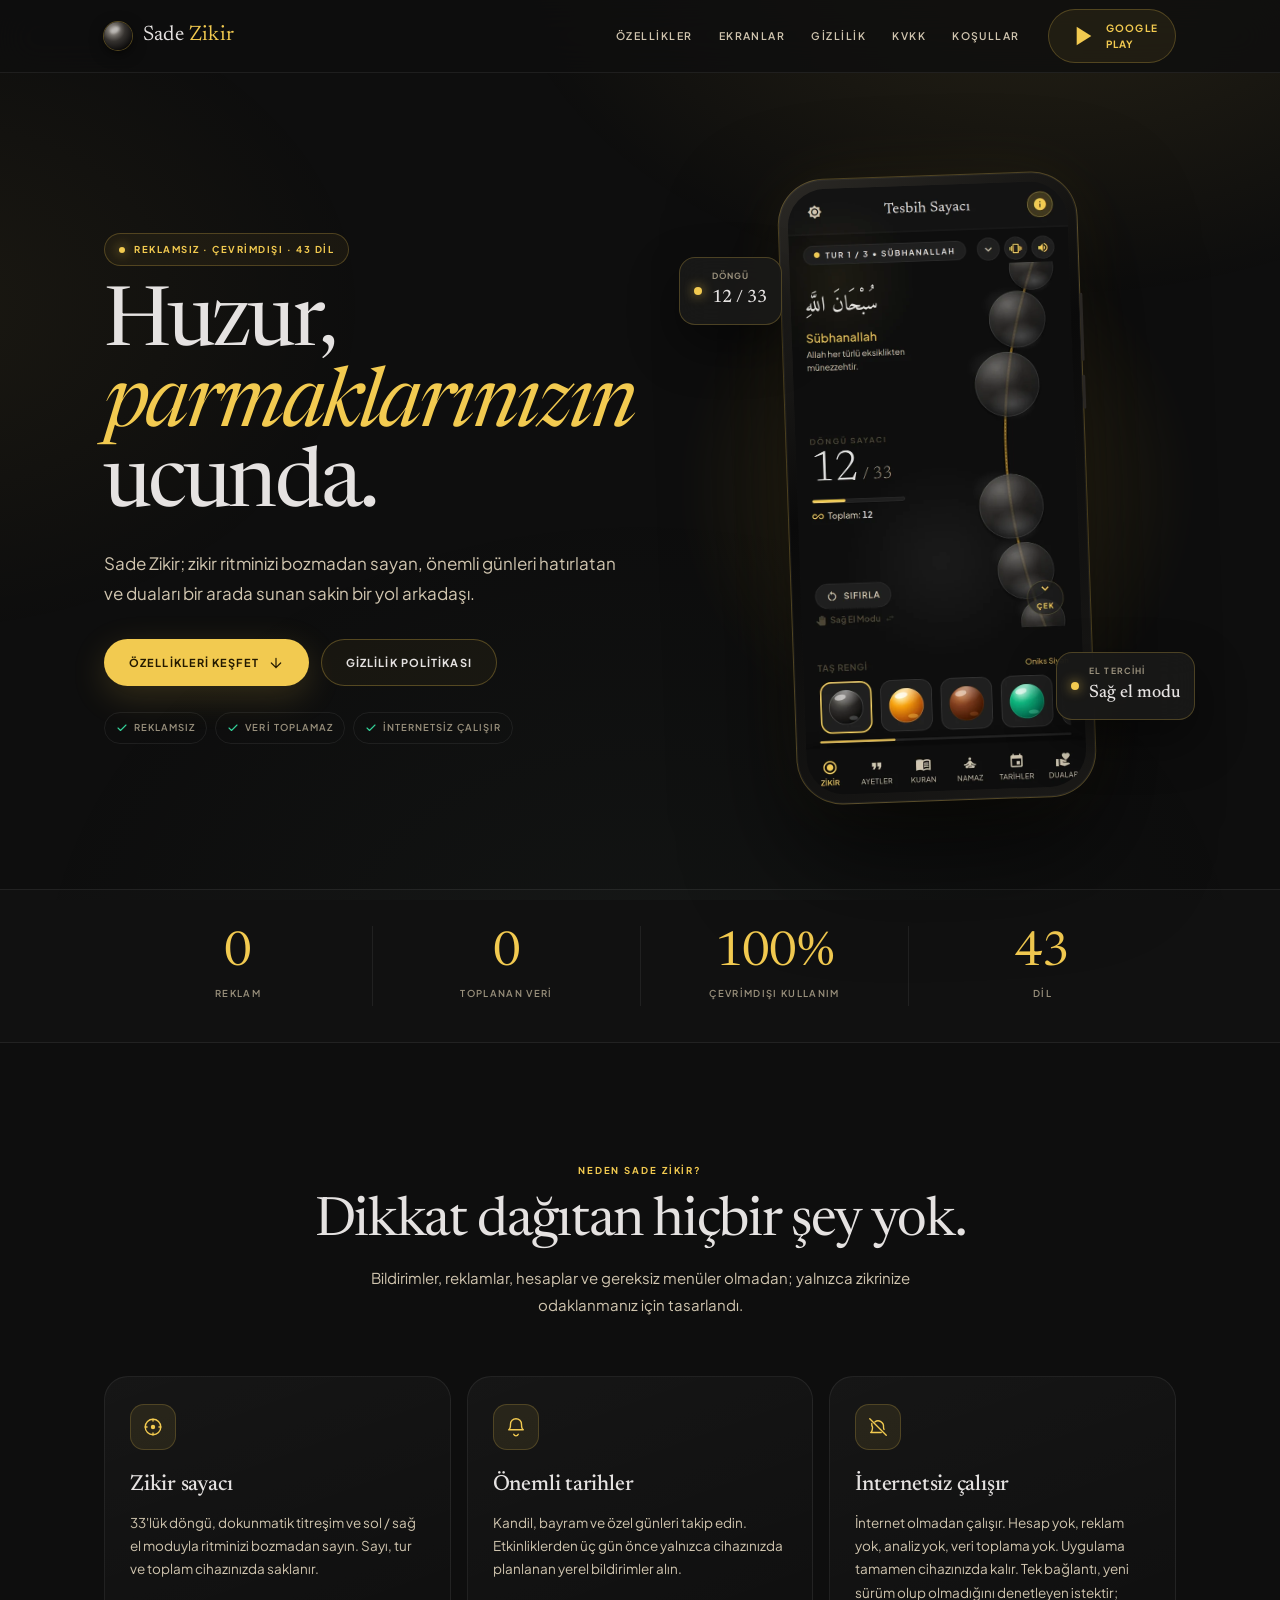
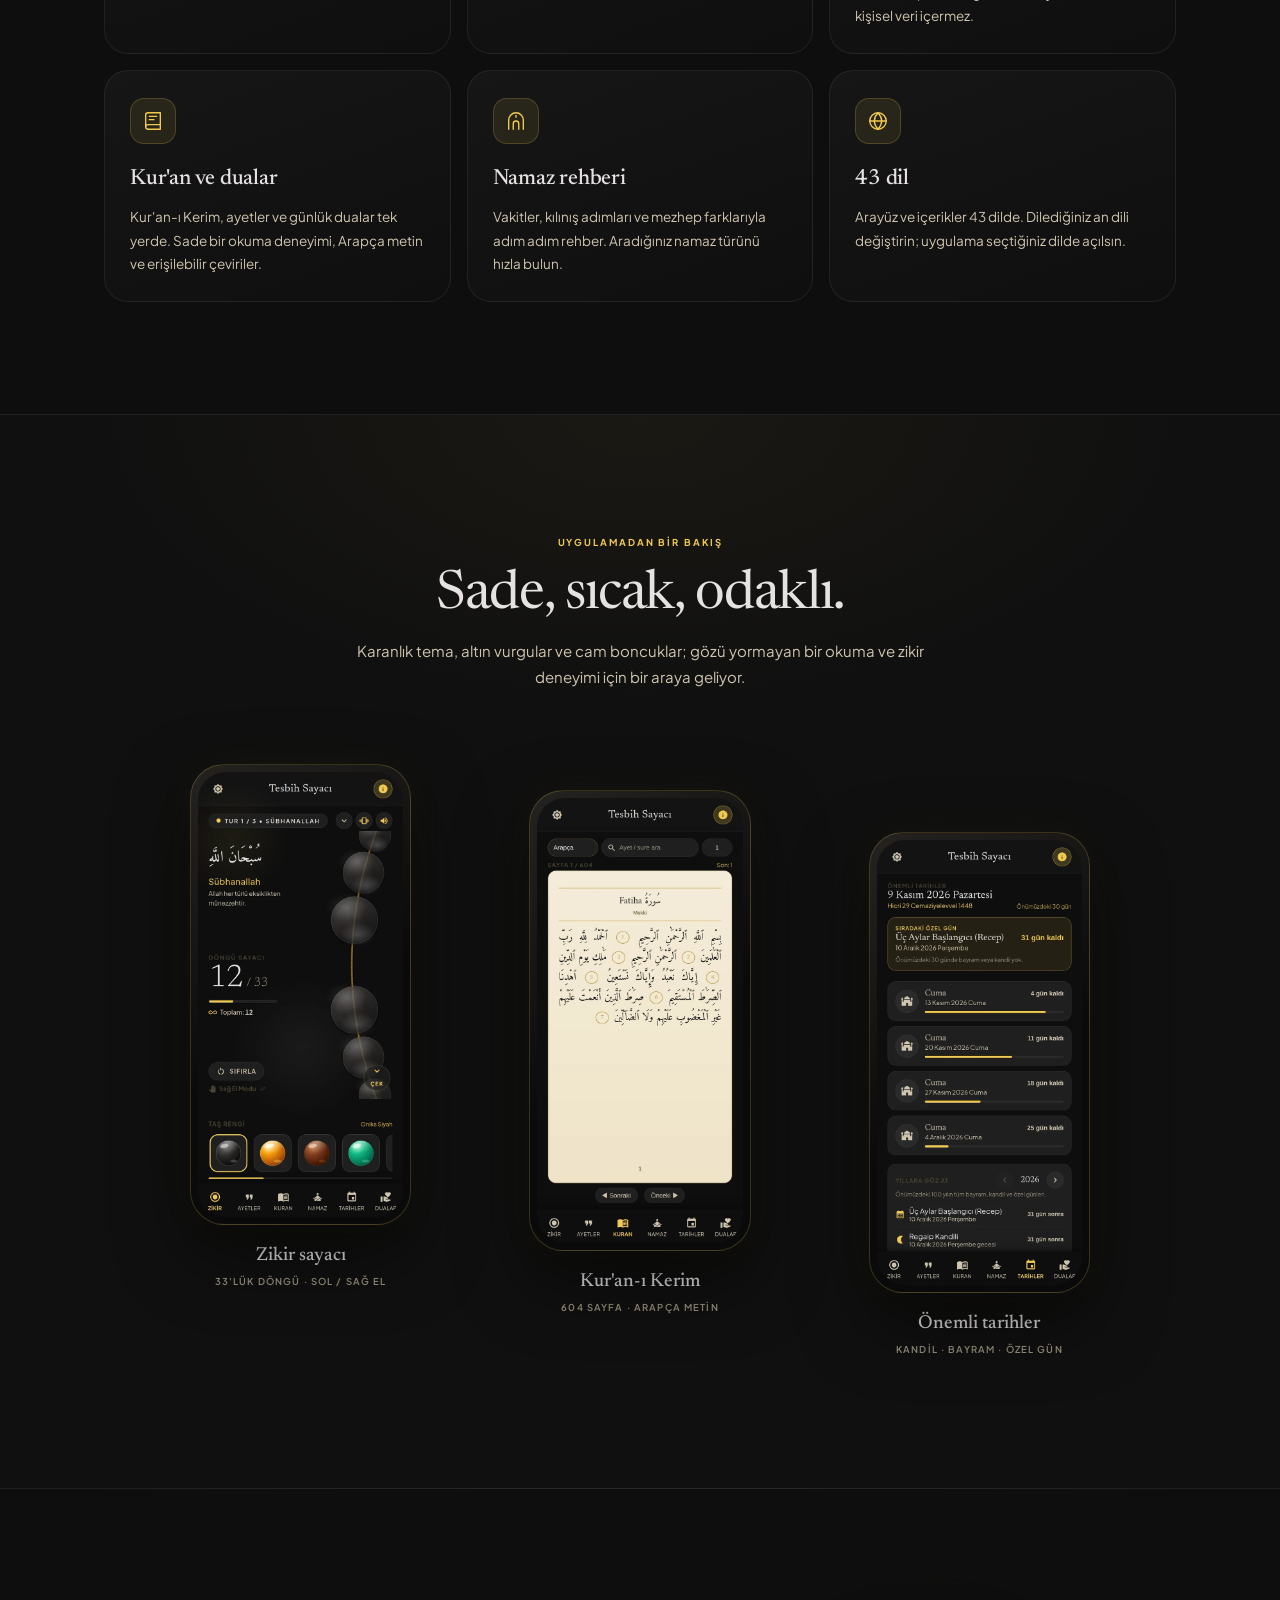
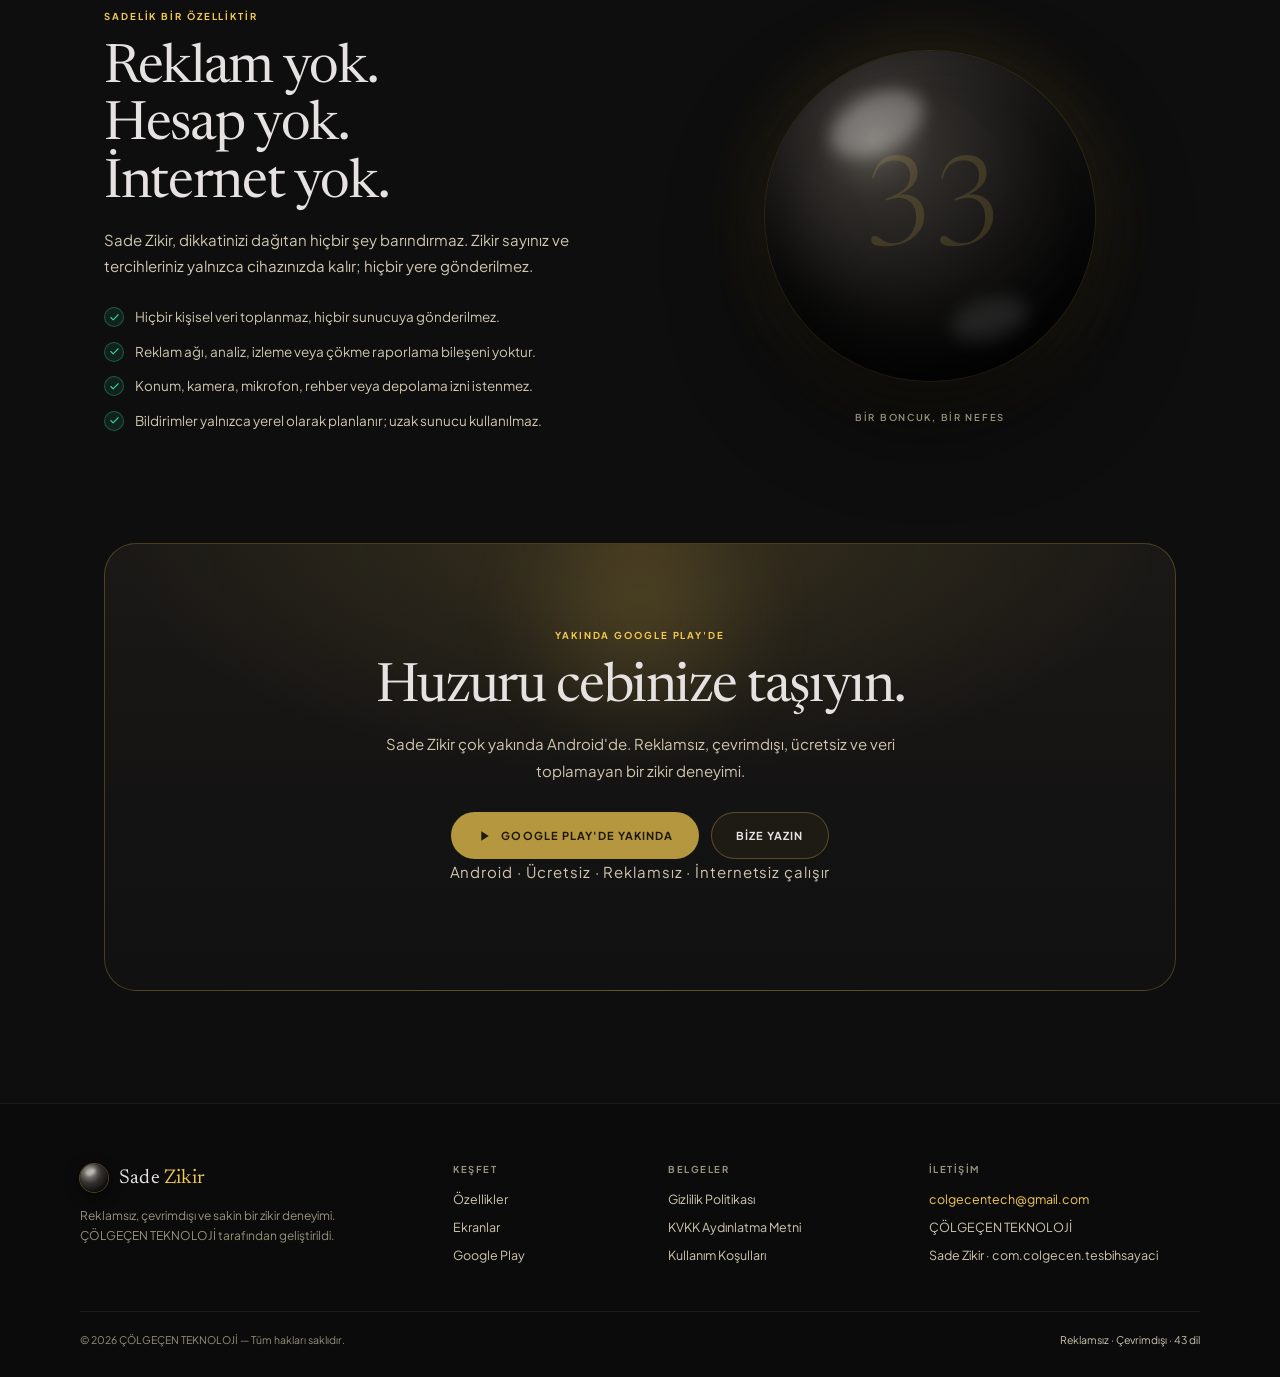
<file: index.html>
<!doctype html>
<html lang="tr">
  <head>
    <meta charset="utf-8" />
    <meta name="viewport" content="width=device-width, initial-scale=1" />
    <title>Sade Zikir — Huzur, parmaklarınızın ucunda</title>
    <meta
      name="description"
      content="Sade Zikir; reklamsız, internetsiz çalışan, 43 dili destekleyen sakin bir zikir, Kur'an, dua ve namaz rehberi uygulaması."
    />
    <meta name="theme-color" content="#0e0e0e" />
    <meta property="og:title" content="Sade Zikir — Huzur, parmaklarınızın ucunda" />
    <meta
      property="og:description"
      content="Reklamsız, internetsiz çalışan ve 43 dilde sakin bir zikir deneyimi."
    />
    <meta property="og:type" content="website" />
    <meta property="og:url" content="https://colgecentech.github.io/tesbih-web/" />
    <meta
      property="og:image"
      content="https://colgecentech.github.io/tesbih-web/assets/og.png"
    />
    <meta property="og:image:width" content="1200" />
    <meta property="og:image:height" content="630" />
    <meta property="og:image:alt" content="Sade Zikir — Huzur, parmaklarınızın ucunda." />
    <meta property="og:locale" content="tr_TR" />
    <meta property="og:site_name" content="Sade Zikir" />
    <meta name="twitter:card" content="summary_large_image" />
    <meta
      name="twitter:image"
      content="https://colgecentech.github.io/tesbih-web/assets/og.png"
    />
    <link rel="icon" href="assets/favicon.svg" type="image/svg+xml" />
    <link rel="apple-touch-icon" href="assets/apple-touch-icon.png" />
    <link rel="stylesheet" href="assets/style.css" />
    <script>
      document.documentElement.classList.add('js');
    </script>
  </head>
  <body>
    <a class="skip" href="#main">İçeriğe geç</a>

    <header class="site-nav">
      <div class="nav-inner">
        <a class="brand" href="index.html" aria-label="Sade Zikir ana sayfa">
          <span class="brand-bead" aria-hidden="true"></span>
          <span>Sade <em>Zikir</em></span>
        </a>

        <nav class="nav-links" aria-label="Ana menü">
          <a href="#ozellikler">Özellikler</a>
          <a href="#ekranlar">Ekranlar</a>
          <a href="gizlilik.html">Gizlilik</a>
          <a href="kvkk.html">KVKK</a>
          <a href="kosullar.html">Koşullar</a>
        </nav>

        <a class="nav-cta" href="#indir">
          <svg viewBox="0 0 24 24" fill="currentColor" aria-hidden="true">
            <path d="M8 5v14l11-7z" />
          </svg>
          Google Play
        </a>

        <details class="nav-menu">
          <summary aria-label="Menüyü aç">
            <span class="menu-lines" aria-hidden="true"></span>
          </summary>
          <div class="menu-panel">
            <a href="#ozellikler">Özellikler</a>
            <a href="#ekranlar">Ekranlar</a>
            <a href="gizlilik.html">Gizlilik Politikası</a>
            <a href="kvkk.html">KVKK Aydınlatma Metni</a>
            <a href="kosullar.html">Kullanım Koşulları</a>
            <a href="#indir">Google Play</a>
          </div>
        </details>
      </div>
    </header>

    <main id="main">
      <!-- hero -->
      <section class="hero">
        <div class="hero-copy">
          <span class="eyebrow">Reklamsız · Çevrimdışı · 43 dil</span>
          <h1>Huzur,<br /><span class="gold">parmaklarınızın</span> ucunda.</h1>
          <p class="hero-sub">
            Sade Zikir; zikir ritminizi bozmadan sayan, önemli günleri hatırlatan
            ve duaları bir arada sunan sakin bir yol arkadaşı.
          </p>
          <div class="hero-actions">
            <a class="btn btn-primary" href="#ozellikler">
              Özellikleri keşfet
              <svg viewBox="0 0 24 24" fill="none" stroke="currentColor" stroke-width="1.8" stroke-linecap="round" stroke-linejoin="round" aria-hidden="true">
                <path d="M12 5v14M19 12l-7 7-7-7" />
              </svg>
            </a>
            <a class="btn btn-ghost" href="gizlilik.html">Gizlilik politikası</a>
          </div>
          <div class="trust" aria-label="Uygulama özellikleri">
            <span>
              <svg viewBox="0 0 24 24" fill="none" stroke="currentColor" stroke-width="2.2" stroke-linecap="round" stroke-linejoin="round" aria-hidden="true"><path d="M20 6 9 17l-5-5" /></svg>
              Reklamsız
            </span>
            <span>
              <svg viewBox="0 0 24 24" fill="none" stroke="currentColor" stroke-width="2.2" stroke-linecap="round" stroke-linejoin="round" aria-hidden="true"><path d="M20 6 9 17l-5-5" /></svg>
              Veri toplamaz
            </span>
            <span>
              <svg viewBox="0 0 24 24" fill="none" stroke="currentColor" stroke-width="2.2" stroke-linecap="round" stroke-linejoin="round" aria-hidden="true"><path d="M20 6 9 17l-5-5" /></svg>
              İnternetsiz çalışır
            </span>
          </div>
        </div>

        <div class="hero-visual">
          <div class="hero-halo" aria-hidden="true"></div>
          <div class="float-card float-count">
            <span class="dot" aria-hidden="true"></span>
            <span>
              Döngü
              <strong>12 / 33</strong>
            </span>
          </div>
          <div class="phone-wrap">
            <div class="phone">
              <div class="phone-screen">
                <img
                  src="assets/screen-dhikr.webp"
                  width="640"
                  height="1385"
                  alt="Sade Zikir ana ekranı: 12 / 33 zikir sayacı ve cam boncuklar"
                />
              </div>
            </div>
          </div>
          <div class="float-card float-mode">
            <span class="dot" aria-hidden="true"></span>
            <span>
              El tercihi
              <strong>Sağ el modu</strong>
            </span>
          </div>
        </div>
      </section>

      <!-- rakamlarla -->
      <section class="stats" aria-label="Sade Zikir rakamlarla">
        <div class="stats-inner">
          <div class="stat"><b>0</b><span>Reklam</span></div>
          <div class="stat"><b>0</b><span>Toplanan veri</span></div>
          <div class="stat"><b>100%</b><span>Çevrimdışı kullanım</span></div>
          <div class="stat"><b>43</b><span>Dil</span></div>
        </div>
      </section>

      <!-- özellikler -->
      <section class="section" id="ozellikler">
        <div class="section-head" data-reveal>
          <span class="kicker">Neden Sade Zikir?</span>
          <h2>Dikkat dağıtan hiçbir şey yok.</h2>
          <p>
            Bildirimler, reklamlar, hesaplar ve gereksiz menüler olmadan; yalnızca
            zikrinize odaklanmanız için tasarlandı.
          </p>
        </div>

        <div class="features">
          <article class="feature" data-reveal>
            <div class="feature-icon" aria-hidden="true">
              <svg viewBox="0 0 24 24" fill="none" stroke="currentColor" stroke-width="1.5" stroke-linecap="round">
                <circle cx="12" cy="12" r="8.5" />
                <circle cx="12" cy="12" r="2.4" fill="currentColor" stroke="none" />
                <path d="M12 3.5v2M12 18.5v2M3.5 12h2M18.5 12h2" />
              </svg>
            </div>
            <h3>Zikir sayacı</h3>
            <p>
              33'lük döngü, dokunmatik titreşim ve sol / sağ el moduyla ritminizi
              bozmadan sayın. Sayı, tur ve toplam cihazınızda saklanır.
            </p>
          </article>

          <article class="feature" data-reveal>
            <div class="feature-icon" aria-hidden="true">
              <svg viewBox="0 0 24 24" fill="none" stroke="currentColor" stroke-width="1.5" stroke-linecap="round" stroke-linejoin="round">
                <path d="M6 9a6 6 0 1 1 12 0c0 5 2 6 2 6H4s2-1 2-6" />
                <path d="M9.5 20a2.7 2.7 0 0 0 5 0" />
              </svg>
            </div>
            <h3>Önemli tarihler</h3>
            <p>
              Kandil, bayram ve özel günleri takip edin. Etkinliklerden üç gün önce
              yalnızca cihazınızda planlanan yerel bildirimler alın.
            </p>
          </article>

          <article class="feature" data-reveal>
            <div class="feature-icon" aria-hidden="true">
              <svg viewBox="0 0 24 24" fill="none" stroke="currentColor" stroke-width="1.5" stroke-linecap="round" stroke-linejoin="round">
                <path d="M3 3l18 18" />
                <path d="M8.5 6.5A6 6 0 0 1 18 12c0 1.2.2 2 .6 2.7M5.2 8.2A6 6 0 0 0 6 12c0 5-2 6-2 6h11.5" />
              </svg>
            </div>
            <h3>İnternetsiz çalışır</h3>
            <p>
              İnternet olmadan çalışır. Hesap yok, reklam yok, analiz yok, veri
              toplama yok. Uygulama tamamen cihazınızda kalır. Tek bağlantı,
              yeni sürüm olup olmadığını denetleyen istektir; kişisel veri
              içermez.
            </p>
          </article>

          <article class="feature" data-reveal>
            <div class="feature-icon" aria-hidden="true">
              <svg viewBox="0 0 24 24" fill="none" stroke="currentColor" stroke-width="1.5" stroke-linecap="round" stroke-linejoin="round">
                <path d="M4 5.5A2.5 2.5 0 0 1 6.5 3H20v18H6.5A2.5 2.5 0 0 1 4 18.5z" />
                <path d="M4 18.5A2.5 2.5 0 0 1 6.5 16H20" />
                <path d="M8 7h8M8 10.5h5" />
              </svg>
            </div>
            <h3>Kur'an ve dualar</h3>
            <p>
              Kur'an-ı Kerim, ayetler ve günlük dualar tek yerde. Sade bir okuma
              deneyimi, Arapça metin ve erişilebilir çeviriler.
            </p>
          </article>

          <article class="feature" data-reveal>
            <div class="feature-icon" aria-hidden="true">
              <svg viewBox="0 0 24 24" fill="none" stroke="currentColor" stroke-width="1.5" stroke-linecap="round" stroke-linejoin="round">
                <path d="M4 21V11a8 8 0 0 1 16 0v10" />
                <path d="M9 21v-6a3 3 0 0 1 6 0v6" />
                <path d="M12 6v2" />
              </svg>
            </div>
            <h3>Namaz rehberi</h3>
            <p>
              Vakitler, kılınış adımları ve mezhep farklarıyla adım adım rehber.
              Aradığınız namaz türünü hızla bulun.
            </p>
          </article>

          <article class="feature" data-reveal>
            <div class="feature-icon" aria-hidden="true">
              <svg viewBox="0 0 24 24" fill="none" stroke="currentColor" stroke-width="1.5" stroke-linecap="round" stroke-linejoin="round">
                <circle cx="12" cy="12" r="9" />
                <path d="M3 12h18" />
                <path d="M12 3c2.5 2.7 4 5.8 4 9s-1.5 6.3-4 9c-2.5-2.7-4-5.8-4-9s1.5-6.3 4-9z" />
              </svg>
            </div>
            <h3>43 dil</h3>
            <p>
              Arayüz ve içerikler 43 dilde. Dilediğiniz an dili değiştirin;
              uygulama seçtiğiniz dilde açılsın.
            </p>
          </article>
        </div>
      </section>

      <!-- ekranlar -->
      <section class="screens-section" id="ekranlar">
        <div class="section" style="padding-bottom: clamp(72px, 9vw, 120px)">
          <div class="section-head" data-reveal>
            <span class="kicker">Uygulamadan bir bakış</span>
            <h2>Sade, sıcak, odaklı.</h2>
            <p>
              Karanlık tema, altın vurgular ve cam boncuklar; gözü yormayan bir
              okuma ve zikir deneyimi için bir araya geliyor.
            </p>
          </div>

          <div class="screens">
            <figure class="screen-card" data-reveal>
              <div class="screen-frame">
                <img
                  src="assets/screen-dhikr.webp"
                  width="640"
                  height="1385"
                  alt="Zikir sayacı ekranı"
                />
              </div>
              <figcaption class="screen-caption">
                <strong>Zikir sayacı</strong>
                <span>33'lük döngü · sol / sağ el</span>
              </figcaption>
            </figure>

            <figure class="screen-card" data-reveal>
              <div class="screen-frame">
                <img
                  src="assets/screen-quran.webp"
                  width="640"
                  height="1385"
                  alt="Kur'an-ı Kerim okuma ekranı"
                />
              </div>
              <figcaption class="screen-caption">
                <strong>Kur'an-ı Kerim</strong>
                <span>604 sayfa · Arapça metin</span>
              </figcaption>
            </figure>

            <figure class="screen-card" data-reveal>
              <div class="screen-frame">
                <img
                  src="assets/screen-dates.webp"
                  width="640"
                  height="1385"
                  alt="Önemli tarihler ekranı"
                />
              </div>
              <figcaption class="screen-caption">
                <strong>Önemli tarihler</strong>
                <span>Kandil · bayram · özel gün</span>
              </figcaption>
            </figure>
          </div>
        </div>
      </section>

      <!-- sadelik -->
      <section class="section">
        <div class="split">
          <div class="split-copy" data-reveal>
            <span class="kicker">Sadelik bir özelliktir</span>
            <h2>Reklam yok. Hesap yok. İnternet yok.</h2>
            <p>
              Sade Zikir, dikkatinizi dağıtan hiçbir şey barındırmaz. Zikir
              sayınız ve tercihleriniz yalnızca cihazınızda kalır; hiçbir yere
              gönderilmez.
            </p>
            <ul class="check-list">
              <li>
                <span class="check" aria-hidden="true"><svg viewBox="0 0 24 24" fill="none" stroke="currentColor" stroke-width="2.4" stroke-linecap="round" stroke-linejoin="round"><path d="M20 6 9 17l-5-5" /></svg></span>
                Hiçbir kişisel veri toplanmaz, hiçbir sunucuya gönderilmez.
              </li>
              <li>
                <span class="check" aria-hidden="true"><svg viewBox="0 0 24 24" fill="none" stroke="currentColor" stroke-width="2.4" stroke-linecap="round" stroke-linejoin="round"><path d="M20 6 9 17l-5-5" /></svg></span>
                Reklam ağı, analiz, izleme veya çökme raporlama bileşeni yoktur.
              </li>
              <li>
                <span class="check" aria-hidden="true"><svg viewBox="0 0 24 24" fill="none" stroke="currentColor" stroke-width="2.4" stroke-linecap="round" stroke-linejoin="round"><path d="M20 6 9 17l-5-5" /></svg></span>
                Konum, kamera, mikrofon, rehber veya depolama izni istenmez.
              </li>
              <li>
                <span class="check" aria-hidden="true"><svg viewBox="0 0 24 24" fill="none" stroke="currentColor" stroke-width="2.4" stroke-linecap="round" stroke-linejoin="round"><path d="M20 6 9 17l-5-5" /></svg></span>
                Bildirimler yalnızca yerel olarak planlanır; uzak sunucu kullanılmaz.
              </li>
            </ul>
          </div>

          <div class="orb-wrap" data-reveal>
            <div class="orb-halo" aria-hidden="true"></div>
            <div class="orb-ring" aria-hidden="true"></div>
            <div class="orb" aria-hidden="true">
              <span class="orb-num">33</span>
            </div>
            <span class="orb-caption">Bir boncuk, bir nefes</span>
          </div>
        </div>
      </section>

      <!-- indir -->
      <section class="section download" id="indir">
        <div class="download-card" data-reveal>
          <span class="kicker">Yakında Google Play'de</span>
          <h2>Huzuru cebinize taşıyın.</h2>
          <p>
            Sade Zikir çok yakında Android'de. Reklamsız, çevrimdışı, ücretsiz
            ve veri toplamayan bir zikir deneyimi.
          </p>
          <div class="download-actions">
            <span class="btn btn-primary is-disabled" aria-disabled="true">
              <svg viewBox="0 0 24 24" fill="currentColor" aria-hidden="true">
                <path d="M8 5v14l11-7z" />
              </svg>
              Google Play'de yakında
            </span>
            <a class="btn btn-ghost" href="mailto:colgecentech@gmail.com?subject=Sade%20Zikir">
              Bize yazın
            </a>
          </div>
          <p class="download-note">Android · Ücretsiz · Reklamsız · İnternetsiz çalışır</p>
        </div>
      </section>
    </main>

    <footer class="site-footer">
      <div class="footer-inner">
        <div class="footer-brand">
          <a class="brand" href="index.html" aria-label="Sade Zikir ana sayfa">
            <span class="brand-bead" aria-hidden="true"></span>
            <span>Sade <em>Zikir</em></span>
          </a>
          <p>
            Reklamsız, çevrimdışı ve sakin bir zikir deneyimi. ÇÖLGEÇEN TEKNOLOJİ
            tarafından geliştirildi.
          </p>
        </div>

        <div class="footer-col">
          <h4>Keşfet</h4>
          <a href="#ozellikler">Özellikler</a>
          <a href="#ekranlar">Ekranlar</a>
          <a href="#indir">Google Play</a>
        </div>

        <div class="footer-col">
          <h4>Belgeler</h4>
          <a href="gizlilik.html">Gizlilik Politikası</a>
          <a href="kvkk.html">KVKK Aydınlatma Metni</a>
          <a href="kosullar.html">Kullanım Koşulları</a>
        </div>

        <div class="footer-col">
          <h4>İletişim</h4>
          <a class="mail" href="mailto:colgecentech@gmail.com">colgecentech@gmail.com</a>
          <span>ÇÖLGEÇEN TEKNOLOJİ</span>
          <span>Sade Zikir · com.colgecen.tesbihsayaci</span>
        </div>
      </div>

      <div class="footer-bottom">
        <span>© 2026 ÇÖLGEÇEN TEKNOLOJİ — Tüm hakları saklıdır.</span>
        <span>Reklamsız · Çevrimdışı · 43 dil</span>
      </div>
    </footer>

    <script src="assets/site.js" defer></script>
  </body>
</html>
</file>
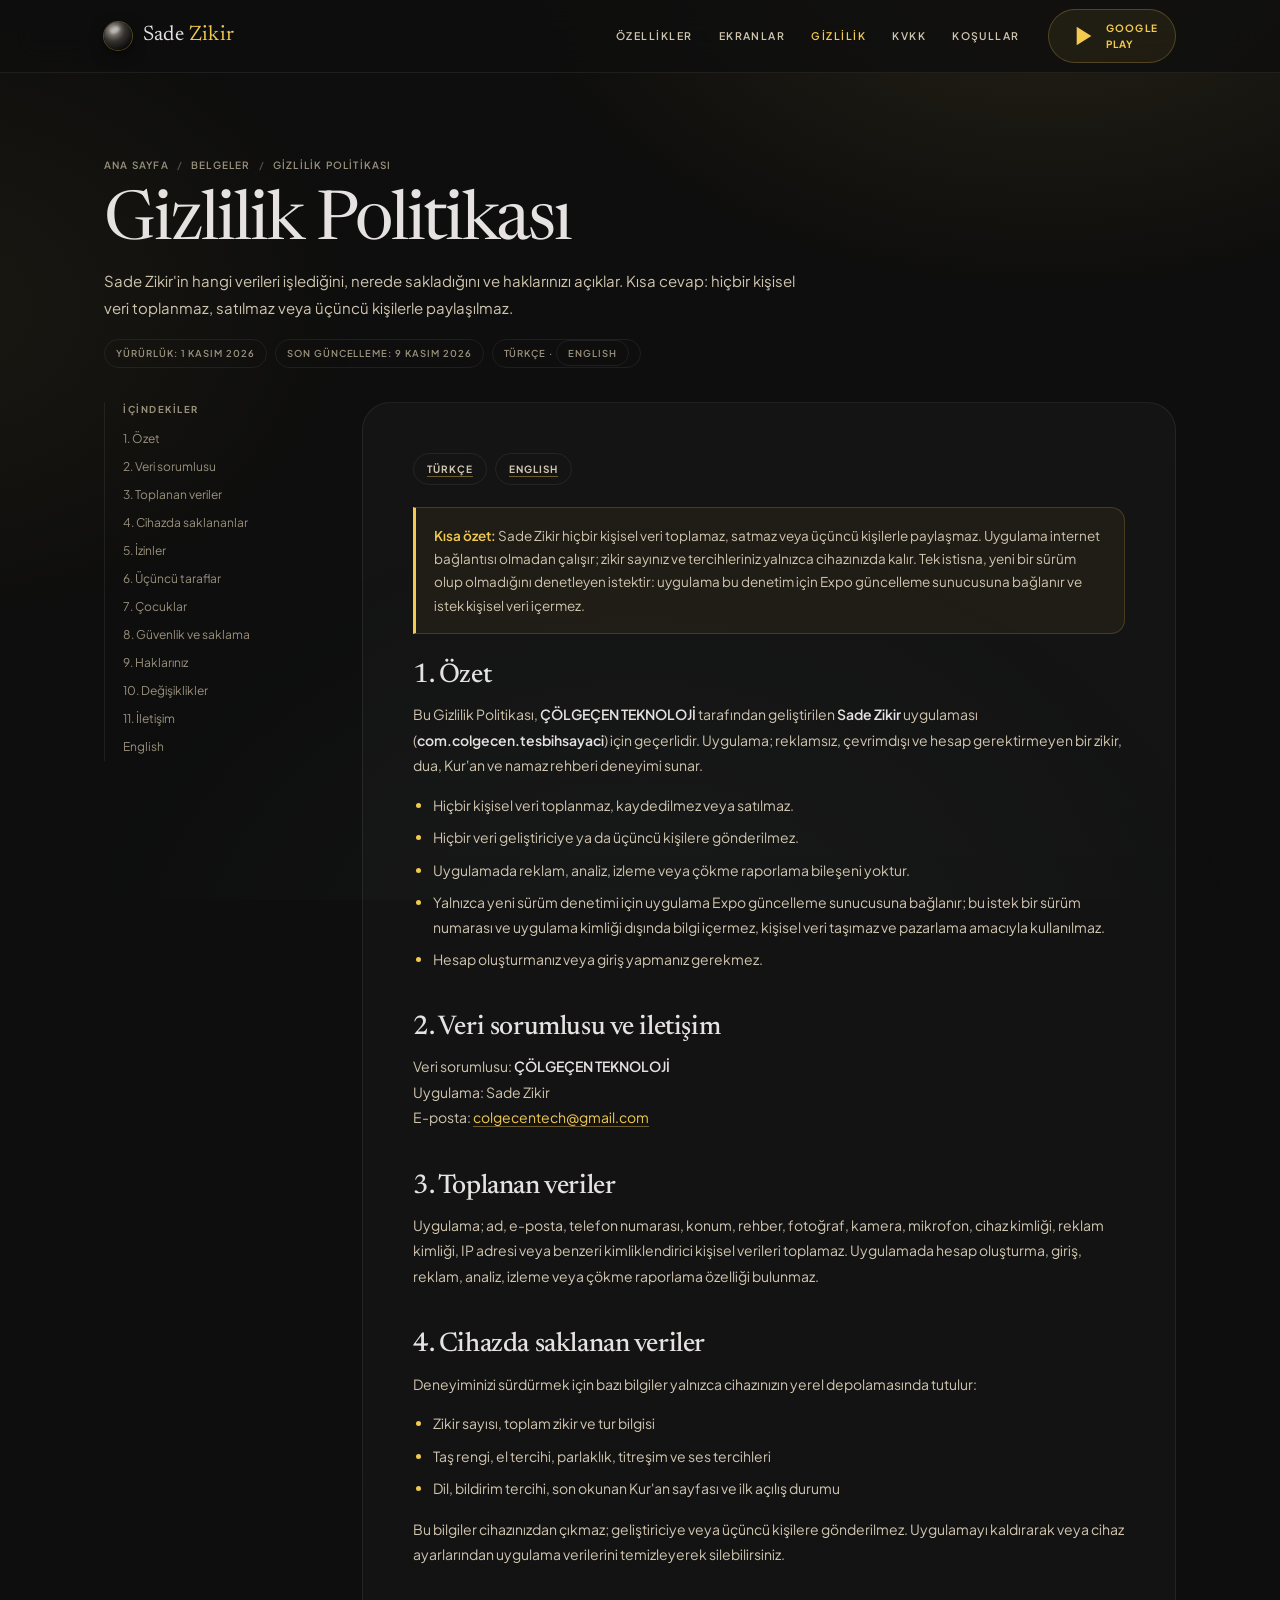
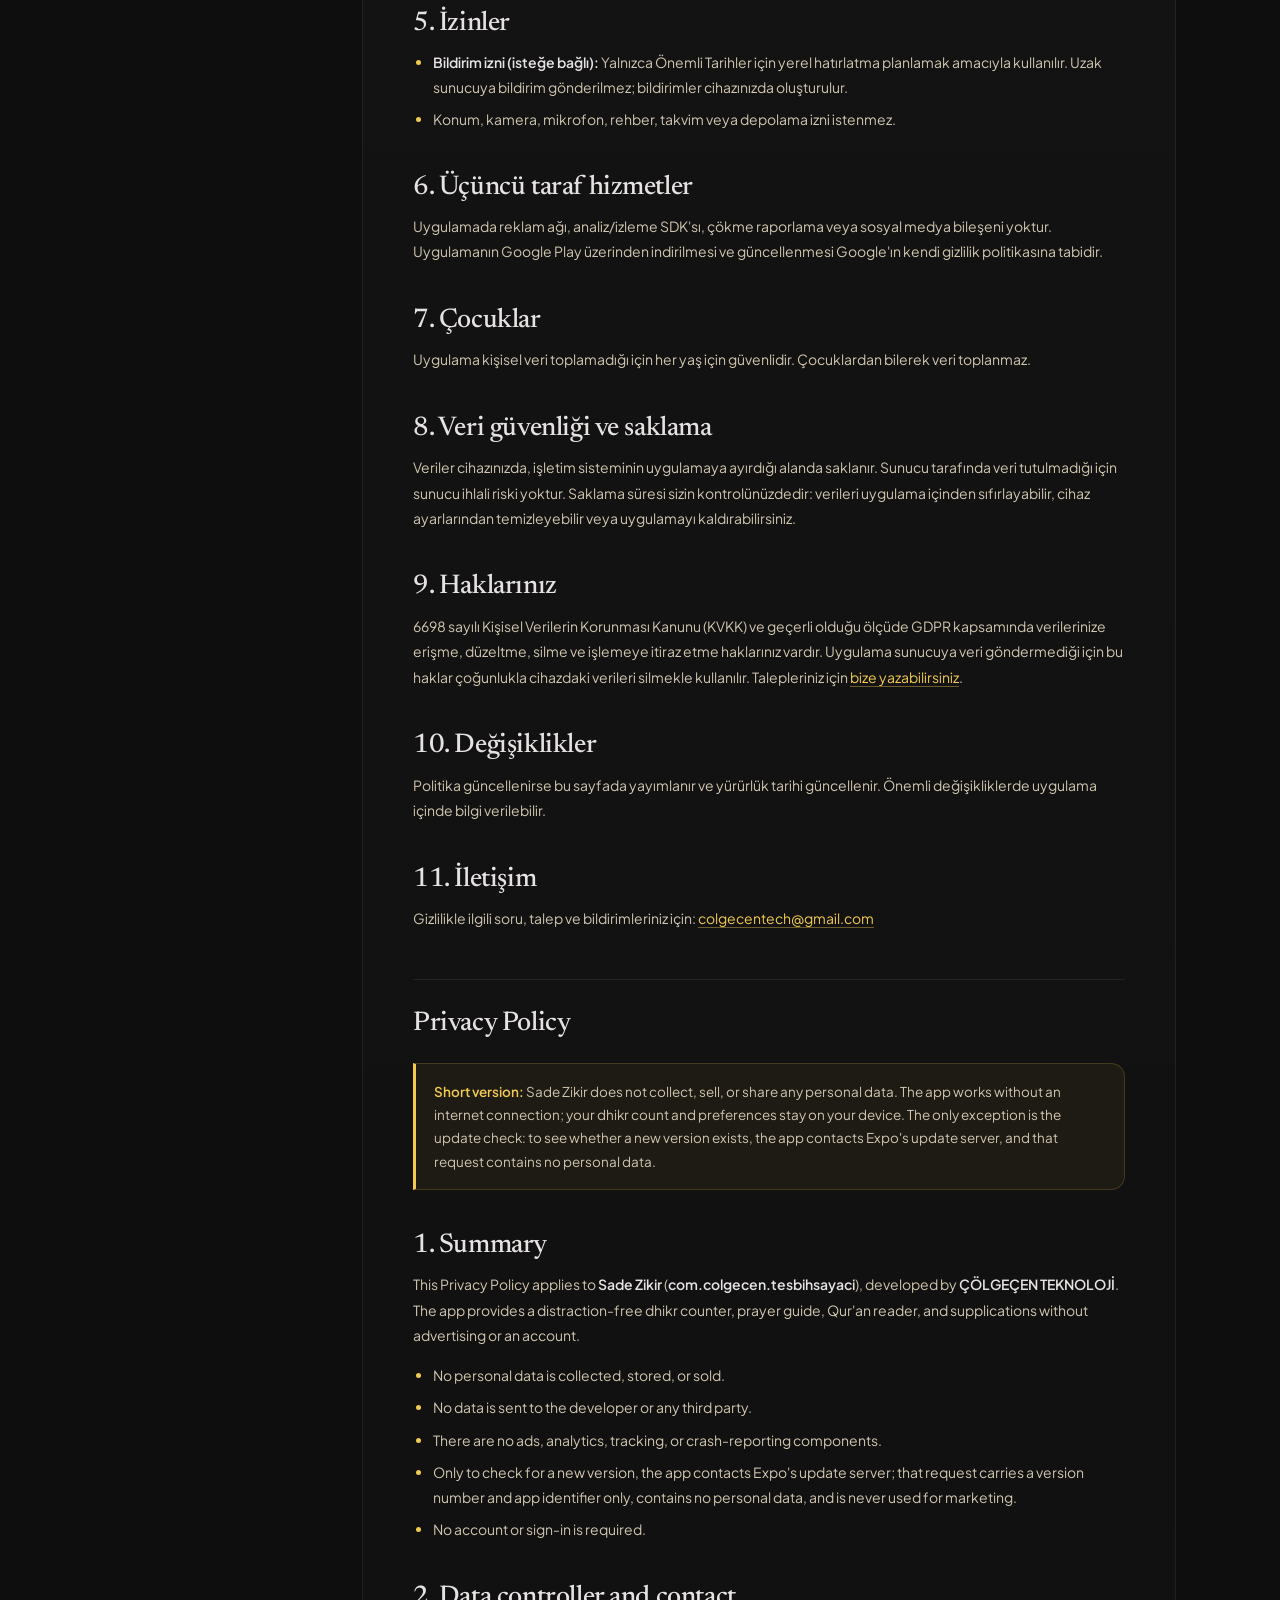
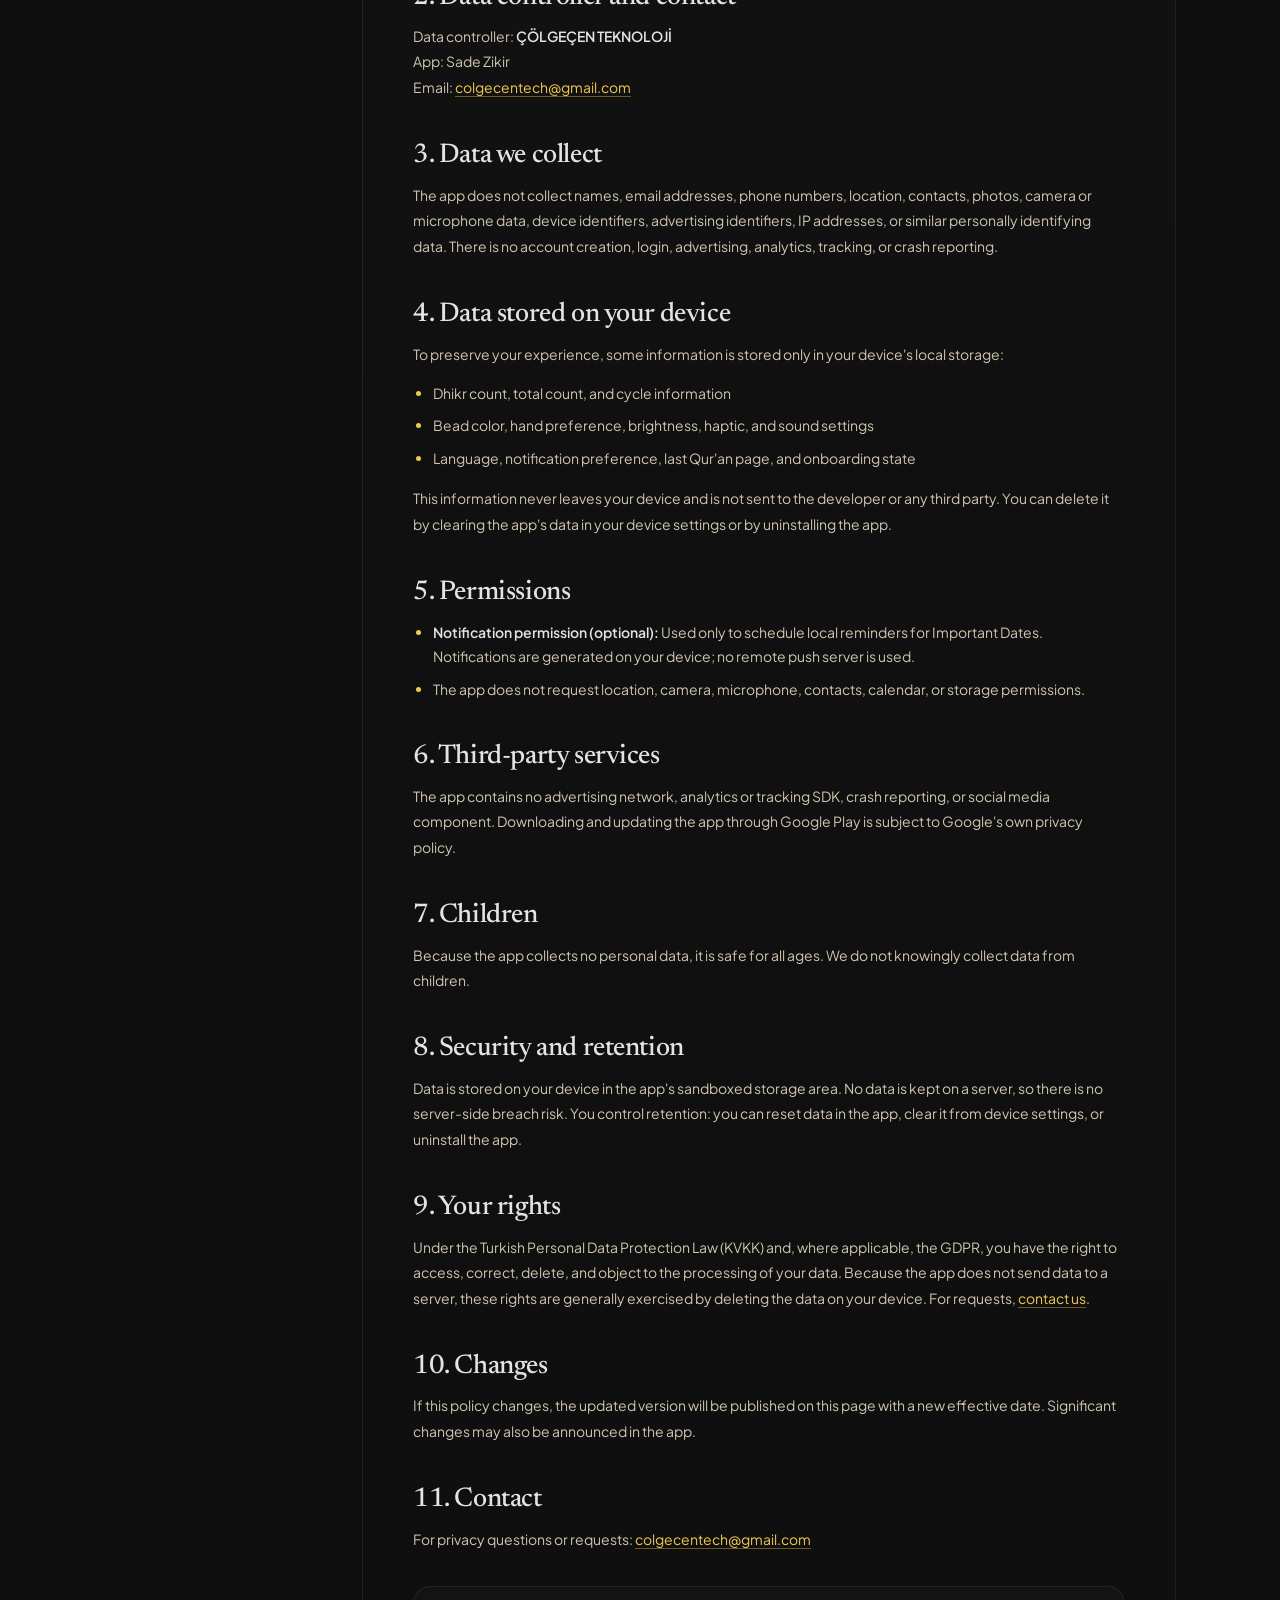
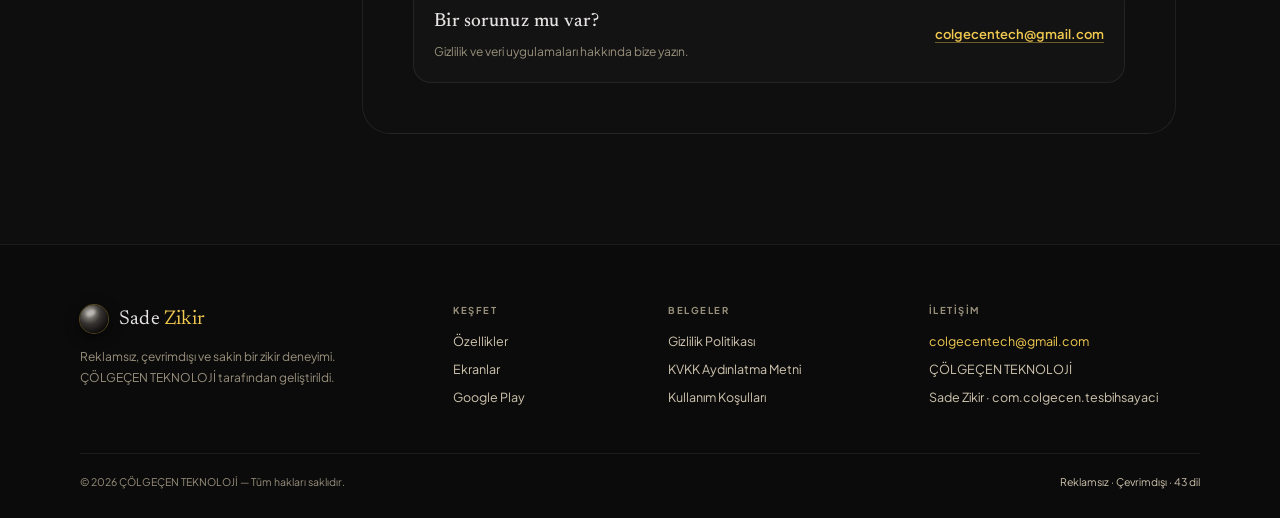
<file: gizlilik.html>
<!doctype html>
<html lang="tr">
  <head>
    <meta charset="utf-8" />
    <meta name="viewport" content="width=device-width, initial-scale=1" />
    <title>Gizlilik Politikası — Sade Zikir</title>
    <meta
      name="description"
      content="Sade Zikir gizlilik politikası: hiçbir kişisel veri toplanmaz, satılmaz veya paylaşılmaz. Uygulama çevrimdışı çalışır; yalnızca yeni sürüm denetimi için Expo sunucusuna bağlanır."
    />
    <meta name="theme-color" content="#0e0e0e" />
    <meta property="og:title" content="Gizlilik Politikası — Sade Zikir" />
    <meta property="og:description" content="Hiçbir kişisel veri toplanmaz, satılmaz veya paylaşılmaz." />
    <meta property="og:type" content="article" />
    <meta property="og:url" content="https://colgecentech.github.io/tesbih-web/gizlilik.html" />
    <link rel="icon" href="assets/favicon.svg" type="image/svg+xml" />
    <link rel="apple-touch-icon" href="assets/apple-touch-icon.png" />
    <link rel="stylesheet" href="assets/style.css" />
    <script>
      document.documentElement.classList.add('js');
    </script>
  </head>
  <body>
    <a class="skip" href="#main">İçeriğe geç</a>

    <header class="site-nav">
      <div class="nav-inner">
        <a class="brand" href="index.html" aria-label="Sade Zikir ana sayfa">
          <span class="brand-bead" aria-hidden="true"></span>
          <span>Sade <em>Zikir</em></span>
        </a>

        <nav class="nav-links" aria-label="Ana menü">
          <a href="index.html#ozellikler">Özellikler</a>
          <a href="index.html#ekranlar">Ekranlar</a>
          <a href="gizlilik.html" aria-current="page">Gizlilik</a>
          <a href="kvkk.html">KVKK</a>
          <a href="kosullar.html">Koşullar</a>
        </nav>

        <a class="nav-cta" href="index.html#indir">
          <svg viewBox="0 0 24 24" fill="currentColor" aria-hidden="true">
            <path d="M8 5v14l11-7z" />
          </svg>
          Google Play
        </a>

        <details class="nav-menu">
          <summary aria-label="Menüyü aç">
            <span class="menu-lines" aria-hidden="true"></span>
          </summary>
          <div class="menu-panel">
            <a href="index.html#ozellikler">Özellikler</a>
            <a href="index.html#ekranlar">Ekranlar</a>
            <a href="gizlilik.html" aria-current="page">Gizlilik Politikası</a>
            <a href="kvkk.html">KVKK Aydınlatma Metni</a>
            <a href="kosullar.html">Kullanım Koşulları</a>
            <a href="index.html#indir">Google Play</a>
          </div>
        </details>
      </div>
    </header>

    <main id="main">
      <section class="legal-hero">
        <nav class="breadcrumb" aria-label="Sayfa yolu">
          <a href="index.html">Ana Sayfa</a>
          <span class="sep">/</span>
          <span>Belgeler</span>
          <span class="sep">/</span>
          <span>Gizlilik Politikası</span>
        </nav>
        <h1>Gizlilik Politikası</h1>
        <p class="lead">
          Sade Zikir'in hangi verileri işlediğini, nerede sakladığını ve
          haklarınızı açıklar. Kısa cevap: hiçbir kişisel veri toplanmaz,
          satılmaz veya üçüncü kişilerle paylaşılmaz.
        </p>
        <div class="legal-meta">
          <span>Yürürlük: 1 Kasım 2026</span>
          <span>Son güncelleme: 9 Kasım 2026</span>
          <span>Türkçe · <span lang="en">English</span></span>
        </div>
      </section>

      <div class="legal-layout">
        <aside class="legal-toc" aria-label="İçindekiler">
          <span class="toc-title">İçindekiler</span>
          <a href="#ozet">1. Özet</a>
          <a href="#veri-sorumlusu">2. Veri sorumlusu</a>
          <a href="#toplanan">3. Toplanan veriler</a>
          <a href="#cihazda">4. Cihazda saklananlar</a>
          <a href="#izinler">5. İzinler</a>
          <a href="#ucuncu-taraf">6. Üçüncü taraflar</a>
          <a href="#cocuklar">7. Çocuklar</a>
          <a href="#guvenlik">8. Güvenlik ve saklama</a>
          <a href="#haklar">9. Haklarınız</a>
          <a href="#degisiklik">10. Değişiklikler</a>
          <a href="#iletisim">11. İletişim</a>
          <a href="#english" lang="en">English</a>
        </aside>

        <article class="legal-body">
          <div class="legal-lang-nav" aria-label="Dil seçimi">
            <a href="#turkce">Türkçe</a>
            <a href="#english" lang="en">English</a>
          </div>

          <section id="turkce">
            <div class="legal-callout">
              <p>
                <strong>Kısa özet:</strong> Sade Zikir hiçbir kişisel veri
                toplamaz, satmaz veya üçüncü kişilerle paylaşmaz. Uygulama
                internet bağlantısı olmadan çalışır; zikir sayınız ve
                tercihleriniz yalnızca cihazınızda kalır. Tek istisna, yeni bir
                sürüm olup olmadığını denetleyen istektir: uygulama bu denetim
                için Expo güncelleme sunucusuna bağlanır ve istek kişisel veri
                içermez.
              </p>
            </div>

            <h2 id="ozet">1. Özet</h2>
            <p>
              Bu Gizlilik Politikası, <strong>ÇÖLGEÇEN TEKNOLOJİ</strong>
              tarafından geliştirilen <strong>Sade Zikir</strong> uygulaması
              (<strong>com.colgecen.tesbihsayaci</strong>) için geçerlidir.
              Uygulama; reklamsız, çevrimdışı ve hesap gerektirmeyen bir zikir,
              dua, Kur'an ve namaz rehberi deneyimi sunar.
            </p>
            <ul>
              <li>Hiçbir kişisel veri toplanmaz, kaydedilmez veya satılmaz.</li>
              <li>Hiçbir veri geliştiriciye ya da üçüncü kişilere gönderilmez.</li>
              <li>Uygulamada reklam, analiz, izleme veya çökme raporlama bileşeni yoktur.</li>
              <li>
                Yalnızca yeni sürüm denetimi için uygulama Expo güncelleme
                sunucusuna bağlanır; bu istek bir sürüm numarası ve uygulama
                kimliği dışında bilgi içermez, kişisel veri taşımaz ve
                pazarlama amacıyla kullanılmaz.
              </li>
              <li>Hesap oluşturmanız veya giriş yapmanız gerekmez.</li>
            </ul>

            <h2 id="veri-sorumlusu">2. Veri sorumlusu ve iletişim</h2>
            <p>
              Veri sorumlusu: <strong>ÇÖLGEÇEN TEKNOLOJİ</strong><br />
              Uygulama: Sade Zikir<br />
              E-posta:
              <a href="mailto:colgecentech@gmail.com">colgecentech@gmail.com</a>
            </p>

            <h2 id="toplanan">3. Toplanan veriler</h2>
            <p>
              Uygulama; ad, e-posta, telefon numarası, konum, rehber, fotoğraf,
              kamera, mikrofon, cihaz kimliği, reklam kimliği, IP adresi veya
              benzeri kimliklendirici kişisel verileri toplamaz. Uygulamada
              hesap oluşturma, giriş, reklam, analiz, izleme veya çökme
              raporlama özelliği bulunmaz.
            </p>

            <h2 id="cihazda">4. Cihazda saklanan veriler</h2>
            <p>
              Deneyiminizi sürdürmek için bazı bilgiler yalnızca cihazınızın
              yerel depolamasında tutulur:
            </p>
            <ul>
              <li>Zikir sayısı, toplam zikir ve tur bilgisi</li>
              <li>Taş rengi, el tercihi, parlaklık, titreşim ve ses tercihleri</li>
              <li>Dil, bildirim tercihi, son okunan Kur'an sayfası ve ilk açılış durumu</li>
            </ul>
            <p>
              Bu bilgiler cihazınızdan çıkmaz; geliştiriciye veya üçüncü
              kişilere gönderilmez. Uygulamayı kaldırarak veya cihaz
              ayarlarından uygulama verilerini temizleyerek silebilirsiniz.
            </p>

            <h2 id="izinler">5. İzinler</h2>
            <ul>
              <li>
                <strong>Bildirim izni (isteğe bağlı):</strong> Yalnızca Önemli
                Tarihler için yerel hatırlatma planlamak amacıyla kullanılır.
                Uzak sunucuya bildirim gönderilmez; bildirimler cihazınızda
                oluşturulur.
              </li>
              <li>
                Konum, kamera, mikrofon, rehber, takvim veya depolama izni
                istenmez.
              </li>
            </ul>

            <h2 id="ucuncu-taraf">6. Üçüncü taraf hizmetler</h2>
            <p>
              Uygulamada reklam ağı, analiz/izleme SDK'sı, çökme raporlama veya
              sosyal medya bileşeni yoktur. Uygulamanın Google Play üzerinden
              indirilmesi ve güncellenmesi Google'ın kendi gizlilik politikasına
              tabidir.
            </p>

            <h2 id="cocuklar">7. Çocuklar</h2>
            <p>
              Uygulama kişisel veri toplamadığı için her yaş için güvenlidir.
              Çocuklardan bilerek veri toplanmaz.
            </p>

            <h2 id="guvenlik">8. Veri güvenliği ve saklama</h2>
            <p>
              Veriler cihazınızda, işletim sisteminin uygulamaya ayırdığı alanda
              saklanır. Sunucu tarafında veri tutulmadığı için sunucu ihlali
              riski yoktur. Saklama süresi sizin kontrolünüzdedir: verileri
              uygulama içinden sıfırlayabilir, cihaz ayarlarından temizleyebilir
              veya uygulamayı kaldırabilirsiniz.
            </p>

            <h2 id="haklar">9. Haklarınız</h2>
            <p>
              6698 sayılı Kişisel Verilerin Korunması Kanunu (KVKK) ve geçerli
              olduğu ölçüde GDPR kapsamında verilerinize erişme, düzeltme,
              silme ve işlemeye itiraz etme haklarınız vardır. Uygulama
              sunucuya veri göndermediği için bu haklar çoğunlukla cihazdaki
              verileri silmekle kullanılır. Talepleriniz için
              <a href="mailto:colgecentech@gmail.com">bize yazabilirsiniz</a>.
            </p>

            <h2 id="degisiklik">10. Değişiklikler</h2>
            <p>
              Politika güncellenirse bu sayfada yayımlanır ve yürürlük tarihi
              güncellenir. Önemli değişikliklerde uygulama içinde bilgi
              verilebilir.
            </p>

            <h2 id="iletisim">11. İletişim</h2>
            <p>
              Gizlilikle ilgili soru, talep ve bildirimleriniz için:
              <a href="mailto:colgecentech@gmail.com">colgecentech@gmail.com</a>
            </p>
          </section>

          <section id="english" class="legal-en" lang="en">
            <h2>Privacy Policy</h2>
            <div class="legal-callout">
              <p>
                <strong>Short version:</strong> Sade Zikir does not collect,
                sell, or share any personal data. The app works without an
                internet connection; your dhikr count and preferences stay on
                your device. The only exception is the update check: to see
                whether a new version exists, the app contacts Expo's update
                server, and that request contains no personal data.
              </p>
            </div>

            <h2 id="en-summary">1. Summary</h2>
            <p>
              This Privacy Policy applies to <strong>Sade Zikir</strong>
              (<strong>com.colgecen.tesbihsayaci</strong>), developed by
              <strong>ÇÖLGEÇEN TEKNOLOJİ</strong>. The app provides a
              distraction-free dhikr counter, prayer guide, Qur'an reader, and
              supplications without advertising or an account.
            </p>
            <ul>
              <li>No personal data is collected, stored, or sold.</li>
              <li>No data is sent to the developer or any third party.</li>
              <li>There are no ads, analytics, tracking, or crash-reporting components.</li>
              <li>
                Only to check for a new version, the app contacts Expo's update
                server; that request carries a version number and app identifier
                only, contains no personal data, and is never used for
                marketing.
              </li>
              <li>No account or sign-in is required.</li>
            </ul>

            <h2 id="en-controller">2. Data controller and contact</h2>
            <p>
              Data controller: <strong>ÇÖLGEÇEN TEKNOLOJİ</strong><br />
              App: Sade Zikir<br />
              Email:
              <a href="mailto:colgecentech@gmail.com">colgecentech@gmail.com</a>
            </p>

            <h2 id="en-collect">3. Data we collect</h2>
            <p>
              The app does not collect names, email addresses, phone numbers,
              location, contacts, photos, camera or microphone data, device
              identifiers, advertising identifiers, IP addresses, or similar
              personally identifying data. There is no account creation, login,
              advertising, analytics, tracking, or crash reporting.
            </p>

            <h2 id="en-device">4. Data stored on your device</h2>
            <p>
              To preserve your experience, some information is stored only in
              your device's local storage:
            </p>
            <ul>
              <li>Dhikr count, total count, and cycle information</li>
              <li>Bead color, hand preference, brightness, haptic, and sound settings</li>
              <li>Language, notification preference, last Qur'an page, and onboarding state</li>
            </ul>
            <p>
              This information never leaves your device and is not sent to the
              developer or any third party. You can delete it by clearing the
              app's data in your device settings or by uninstalling the app.
            </p>

            <h2 id="en-permissions">5. Permissions</h2>
            <ul>
              <li>
                <strong>Notification permission (optional):</strong> Used only
                to schedule local reminders for Important Dates. Notifications
                are generated on your device; no remote push server is used.
              </li>
              <li>
                The app does not request location, camera, microphone,
                contacts, calendar, or storage permissions.
              </li>
            </ul>

            <h2 id="en-third">6. Third-party services</h2>
            <p>
              The app contains no advertising network, analytics or tracking
              SDK, crash reporting, or social media component. Downloading and
              updating the app through Google Play is subject to Google's own
              privacy policy.
            </p>

            <h2 id="en-children">7. Children</h2>
            <p>
              Because the app collects no personal data, it is safe for all
              ages. We do not knowingly collect data from children.
            </p>

            <h2 id="en-security">8. Security and retention</h2>
            <p>
              Data is stored on your device in the app's sandboxed storage
              area. No data is kept on a server, so there is no server-side
              breach risk. You control retention: you can reset data in the app,
              clear it from device settings, or uninstall the app.
            </p>

            <h2 id="en-rights">9. Your rights</h2>
            <p>
              Under the Turkish Personal Data Protection Law (KVKK) and, where
              applicable, the GDPR, you have the right to access, correct,
              delete, and object to the processing of your data. Because the app
              does not send data to a server, these rights are generally
              exercised by deleting the data on your device. For requests,
              <a href="mailto:colgecentech@gmail.com">contact us</a>.
            </p>

            <h2 id="en-changes">10. Changes</h2>
            <p>
              If this policy changes, the updated version will be published on
              this page with a new effective date. Significant changes may also
              be announced in the app.
            </p>

            <h2 id="en-contact">11. Contact</h2>
            <p>
              For privacy questions or requests:
              <a href="mailto:colgecentech@gmail.com">colgecentech@gmail.com</a>
            </p>
          </section>

          <div class="legal-contact">
            <div>
              <h3>Bir sorunuz mu var?</h3>
              <p>Gizlilik ve veri uygulamaları hakkında bize yazın.</p>
            </div>
            <a href="mailto:colgecentech@gmail.com">colgecentech@gmail.com</a>
          </div>
        </article>
      </div>
    </main>

    <footer class="site-footer">
      <div class="footer-inner">
        <div class="footer-brand">
          <a class="brand" href="index.html" aria-label="Sade Zikir ana sayfa">
            <span class="brand-bead" aria-hidden="true"></span>
            <span>Sade <em>Zikir</em></span>
          </a>
          <p>
            Reklamsız, çevrimdışı ve sakin bir zikir deneyimi. ÇÖLGEÇEN TEKNOLOJİ
            tarafından geliştirildi.
          </p>
        </div>

        <div class="footer-col">
          <h4>Keşfet</h4>
          <a href="index.html#ozellikler">Özellikler</a>
          <a href="index.html#ekranlar">Ekranlar</a>
          <a href="index.html#indir">Google Play</a>
        </div>

        <div class="footer-col">
          <h4>Belgeler</h4>
          <a href="gizlilik.html" aria-current="page">Gizlilik Politikası</a>
          <a href="kvkk.html">KVKK Aydınlatma Metni</a>
          <a href="kosullar.html">Kullanım Koşulları</a>
        </div>

        <div class="footer-col">
          <h4>İletişim</h4>
          <a class="mail" href="mailto:colgecentech@gmail.com">colgecentech@gmail.com</a>
          <span>ÇÖLGEÇEN TEKNOLOJİ</span>
          <span>Sade Zikir · com.colgecen.tesbihsayaci</span>
        </div>
      </div>

      <div class="footer-bottom">
        <span>© 2026 ÇÖLGEÇEN TEKNOLOJİ — Tüm hakları saklıdır.</span>
        <span>Reklamsız · Çevrimdışı · 43 dil</span>
      </div>
    </footer>

    <script src="assets/site.js" defer></script>
  </body>
</html>
</file>
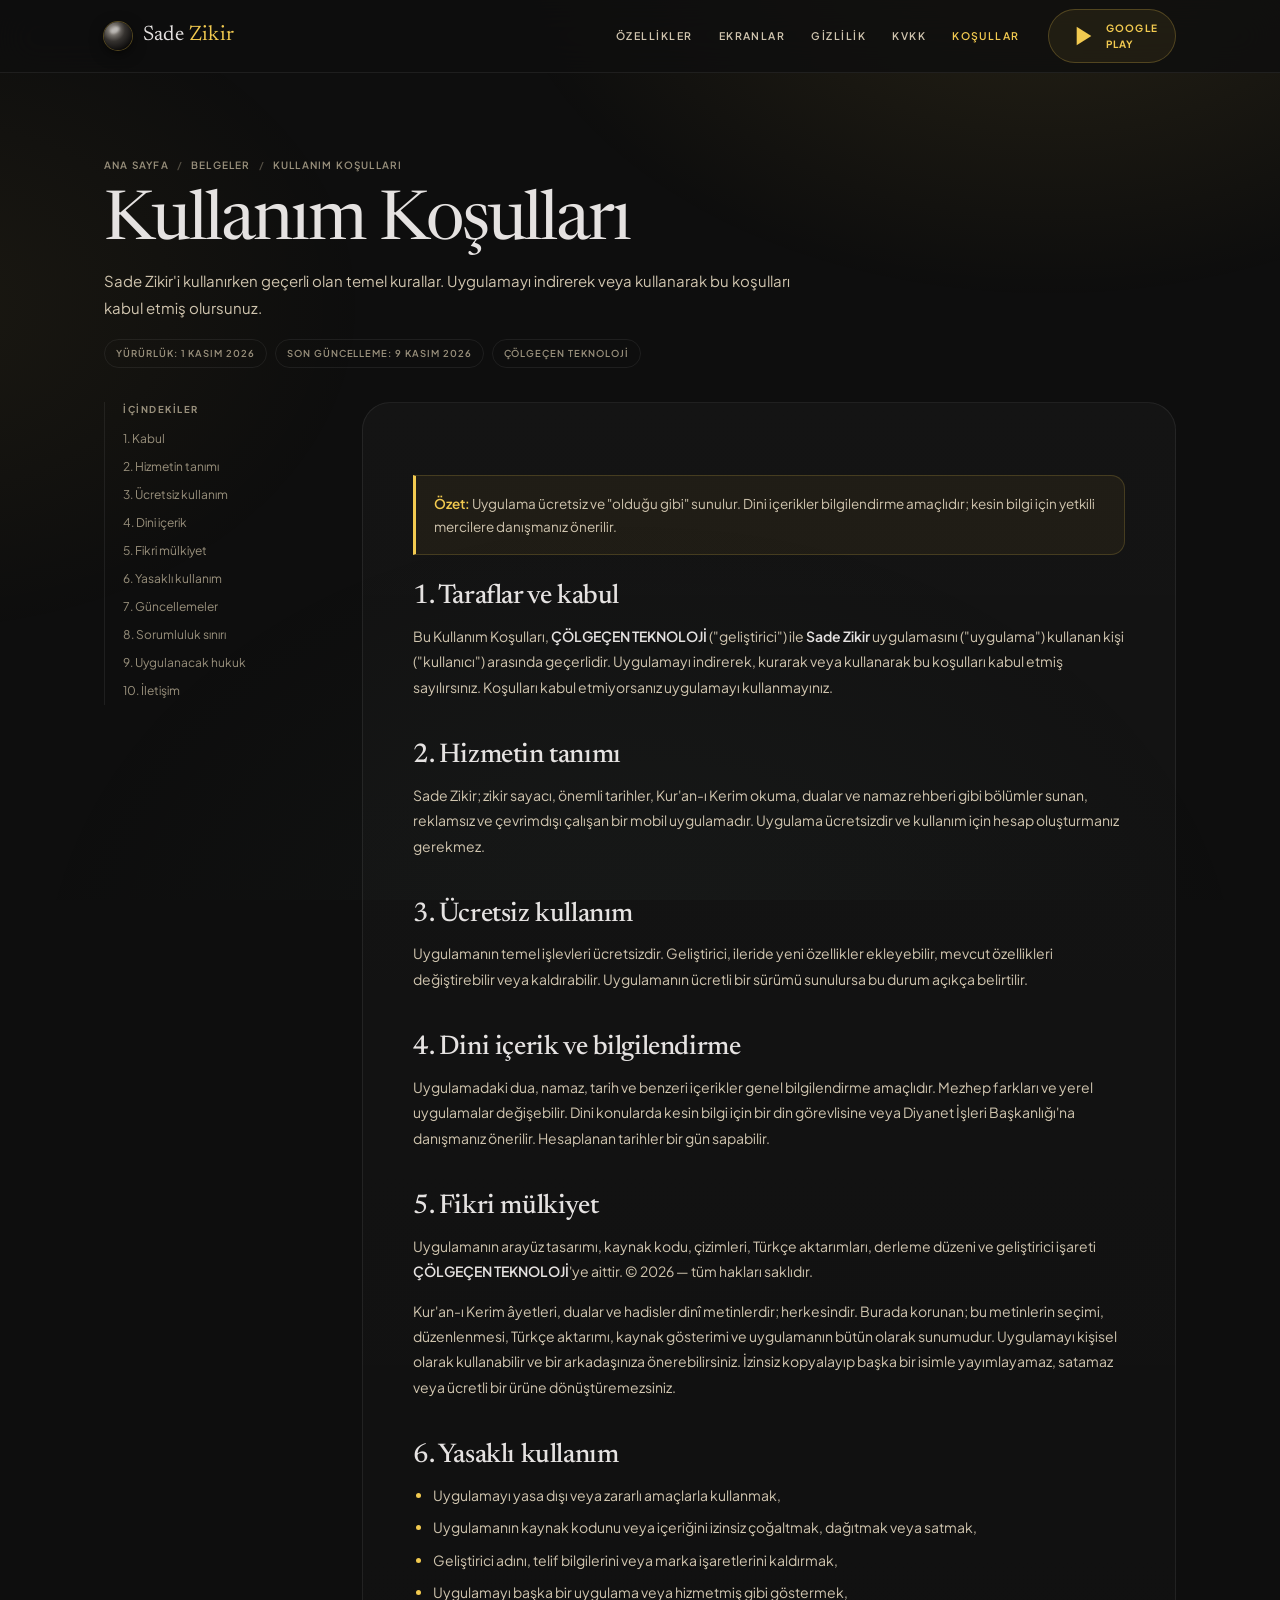
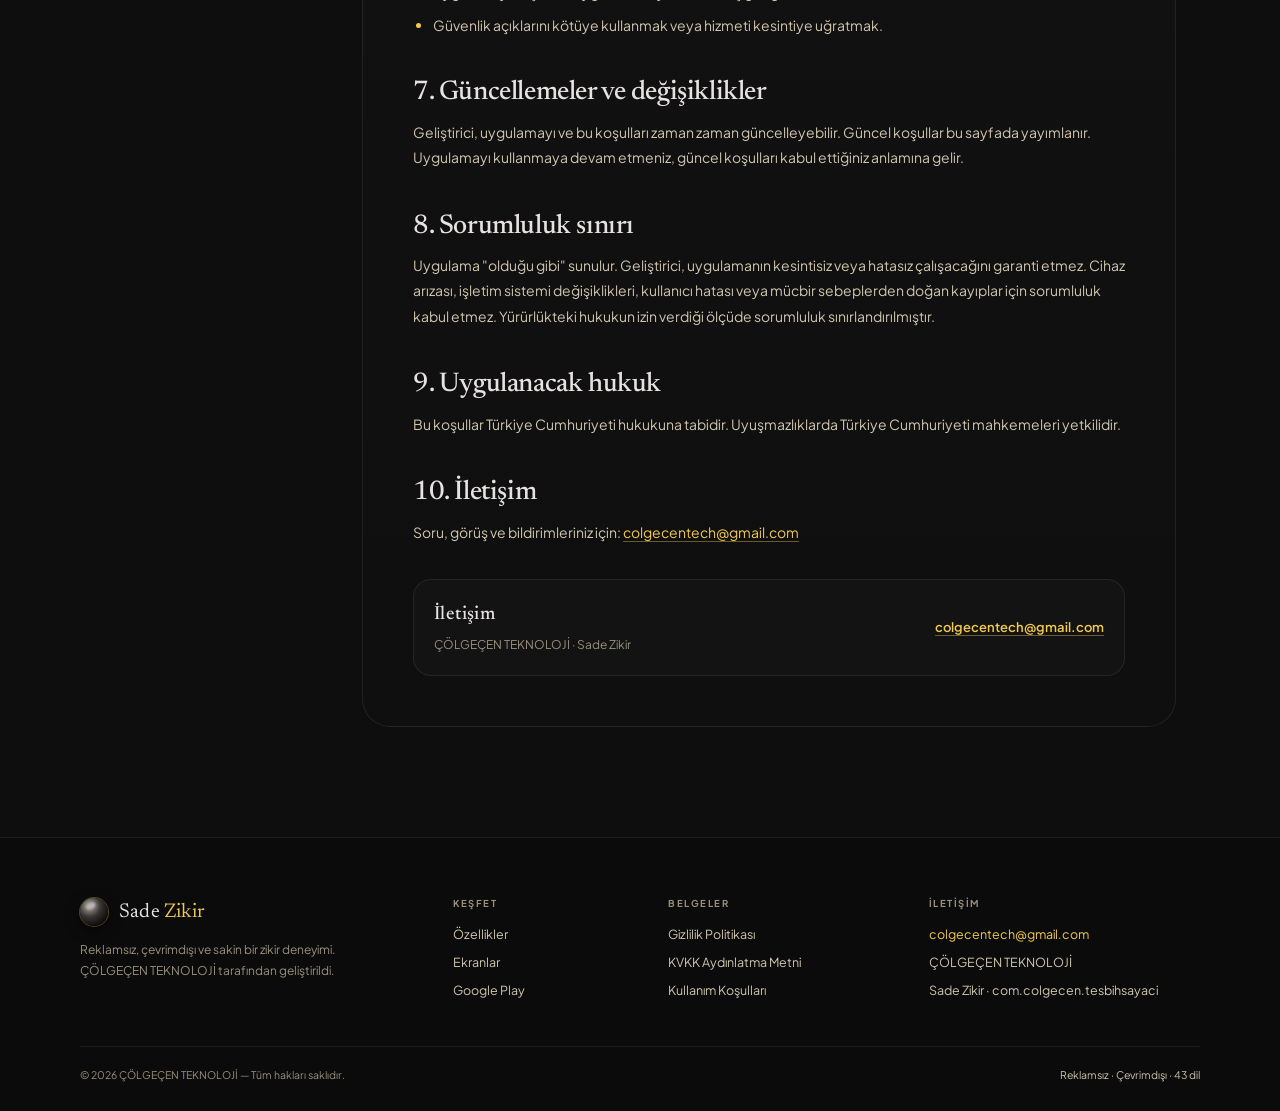
<file: kosullar.html>
<!doctype html>
<html lang="tr">
  <head>
    <meta charset="utf-8" />
    <meta name="viewport" content="width=device-width, initial-scale=1" />
    <title>Kullanım Koşulları — Sade Zikir</title>
    <meta
      name="description"
      content="Sade Zikir kullanım koşulları: ücretsiz kullanım, içerik sorumluluğu, fikri mülkiyet ve iletişim."
    />
    <meta name="theme-color" content="#0e0e0e" />
    <meta property="og:title" content="Kullanım Koşulları — Sade Zikir" />
    <meta property="og:description" content="Sade Zikir kullanım koşulları." />
    <meta property="og:type" content="article" />
    <meta property="og:url" content="https://colgecentech.github.io/tesbih-web/kosullar.html" />
    <link rel="icon" href="assets/favicon.svg" type="image/svg+xml" />
    <link rel="apple-touch-icon" href="assets/apple-touch-icon.png" />
    <link rel="stylesheet" href="assets/style.css" />
    <script>
      document.documentElement.classList.add('js');
    </script>
  </head>
  <body>
    <a class="skip" href="#main">İçeriğe geç</a>

    <header class="site-nav">
      <div class="nav-inner">
        <a class="brand" href="index.html" aria-label="Sade Zikir ana sayfa">
          <span class="brand-bead" aria-hidden="true"></span>
          <span>Sade <em>Zikir</em></span>
        </a>

        <nav class="nav-links" aria-label="Ana menü">
          <a href="index.html#ozellikler">Özellikler</a>
          <a href="index.html#ekranlar">Ekranlar</a>
          <a href="gizlilik.html">Gizlilik</a>
          <a href="kvkk.html">KVKK</a>
          <a href="kosullar.html" aria-current="page">Koşullar</a>
        </nav>

        <a class="nav-cta" href="index.html#indir">
          <svg viewBox="0 0 24 24" fill="currentColor" aria-hidden="true">
            <path d="M8 5v14l11-7z" />
          </svg>
          Google Play
        </a>

        <details class="nav-menu">
          <summary aria-label="Menüyü aç">
            <span class="menu-lines" aria-hidden="true"></span>
          </summary>
          <div class="menu-panel">
            <a href="index.html#ozellikler">Özellikler</a>
            <a href="index.html#ekranlar">Ekranlar</a>
            <a href="gizlilik.html">Gizlilik Politikası</a>
            <a href="kvkk.html">KVKK Aydınlatma Metni</a>
            <a href="kosullar.html" aria-current="page">Kullanım Koşulları</a>
            <a href="index.html#indir">Google Play</a>
          </div>
        </details>
      </div>
    </header>

    <main id="main">
      <section class="legal-hero">
        <nav class="breadcrumb" aria-label="Sayfa yolu">
          <a href="index.html">Ana Sayfa</a>
          <span class="sep">/</span>
          <span>Belgeler</span>
          <span class="sep">/</span>
          <span>Kullanım Koşulları</span>
        </nav>
        <h1>Kullanım Koşulları</h1>
        <p class="lead">
          Sade Zikir'i kullanırken geçerli olan temel kurallar. Uygulamayı
          indirerek veya kullanarak bu koşulları kabul etmiş olursunuz.
        </p>
        <div class="legal-meta">
          <span>Yürürlük: 1 Kasım 2026</span>
          <span>Son güncelleme: 9 Kasım 2026</span>
          <span>ÇÖLGEÇEN TEKNOLOJİ</span>
        </div>
      </section>

      <div class="legal-layout">
        <aside class="legal-toc" aria-label="İçindekiler">
          <span class="toc-title">İçindekiler</span>
          <a href="#kabul">1. Kabul</a>
          <a href="#hizmet">2. Hizmetin tanımı</a>
          <a href="#ucretsiz">3. Ücretsiz kullanım</a>
          <a href="#icerik">4. Dini içerik</a>
          <a href="#fikri-mulkiyet">5. Fikri mülkiyet</a>
          <a href="#yasak">6. Yasaklı kullanım</a>
          <a href="#guncelleme">7. Güncellemeler</a>
          <a href="#sorumluluk">8. Sorumluluk sınırı</a>
          <a href="#hukuk">9. Uygulanacak hukuk</a>
          <a href="#iletisim">10. İletişim</a>
        </aside>

        <article class="legal-body">
          <div class="legal-callout">
            <p>
              <strong>Özet:</strong> Uygulama ücretsiz ve "olduğu gibi" sunulur.
              Dini içerikler bilgilendirme amaçlıdır; kesin bilgi için yetkili
              mercilere danışmanız önerilir.
            </p>
          </div>

          <h2 id="kabul">1. Taraflar ve kabul</h2>
          <p>
            Bu Kullanım Koşulları, <strong>ÇÖLGEÇEN TEKNOLOJİ</strong> ("geliştirici")
            ile <strong>Sade Zikir</strong> uygulamasını ("uygulama") kullanan
            kişi ("kullanıcı") arasında geçerlidir. Uygulamayı indirerek,
            kurarak veya kullanarak bu koşulları kabul etmiş sayılırsınız.
            Koşulları kabul etmiyorsanız uygulamayı kullanmayınız.
          </p>

          <h2 id="hizmet">2. Hizmetin tanımı</h2>
          <p>
            Sade Zikir; zikir sayacı, önemli tarihler, Kur'an-ı Kerim okuma,
            dualar ve namaz rehberi gibi bölümler sunan, reklamsız ve çevrimdışı
            çalışan bir mobil uygulamadır. Uygulama ücretsizdir ve kullanım için
            hesap oluşturmanız gerekmez.
          </p>

          <h2 id="ucretsiz">3. Ücretsiz kullanım</h2>
          <p>
            Uygulamanın temel işlevleri ücretsizdir. Geliştirici, ileride yeni
            özellikler ekleyebilir, mevcut özellikleri değiştirebilir veya
            kaldırabilir. Uygulamanın ücretli bir sürümü sunulursa bu durum
            açıkça belirtilir.
          </p>

          <h2 id="icerik">4. Dini içerik ve bilgilendirme</h2>
          <p>
            Uygulamadaki dua, namaz, tarih ve benzeri içerikler genel
            bilgilendirme amaçlıdır. Mezhep farkları ve yerel uygulamalar
            değişebilir. Dini konularda kesin bilgi için bir din görevlisine
            veya Diyanet İşleri Başkanlığı'na danışmanız önerilir. Hesaplanan
            tarihler bir gün sapabilir.
          </p>

          <h2 id="fikri-mulkiyet">5. Fikri mülkiyet</h2>
          <p>
            Uygulamanın arayüz tasarımı, kaynak kodu, çizimleri, Türkçe
            aktarımları, derleme düzeni ve geliştirici işareti
            <strong>ÇÖLGEÇEN TEKNOLOJİ</strong>'ye aittir. © 2026 — tüm hakları
            saklıdır.
          </p>
          <p>
            Kur'an-ı Kerim âyetleri, dualar ve hadisler dinî metinlerdir;
            herkesindir. Burada korunan; bu metinlerin seçimi, düzenlenmesi,
            Türkçe aktarımı, kaynak gösterimi ve uygulamanın bütün olarak
            sunumudur. Uygulamayı kişisel olarak kullanabilir ve bir
            arkadaşınıza önerebilirsiniz. İzinsiz kopyalayıp başka bir isimle
            yayımlayamaz, satamaz veya ücretli bir ürüne dönüştüremezsiniz.
          </p>

          <h2 id="yasak">6. Yasaklı kullanım</h2>
          <ul>
            <li>Uygulamayı yasa dışı veya zararlı amaçlarla kullanmak,</li>
            <li>Uygulamanın kaynak kodunu veya içeriğini izinsiz çoğaltmak, dağıtmak veya satmak,</li>
            <li>Geliştirici adını, telif bilgilerini veya marka işaretlerini kaldırmak,</li>
            <li>Uygulamayı başka bir uygulama veya hizmetmiş gibi göstermek,</li>
            <li>Güvenlik açıklarını kötüye kullanmak veya hizmeti kesintiye uğratmak.</li>
          </ul>

          <h2 id="guncelleme">7. Güncellemeler ve değişiklikler</h2>
          <p>
            Geliştirici, uygulamayı ve bu koşulları zaman zaman güncelleyebilir.
            Güncel koşullar bu sayfada yayımlanır. Uygulamayı kullanmaya devam
            etmeniz, güncel koşulları kabul ettiğiniz anlamına gelir.
          </p>

          <h2 id="sorumluluk">8. Sorumluluk sınırı</h2>
          <p>
            Uygulama "olduğu gibi" sunulur. Geliştirici, uygulamanın kesintisiz
            veya hatasız çalışacağını garanti etmez. Cihaz arızası, işletim
            sistemi değişiklikleri, kullanıcı hatası veya mücbir sebeplerden
            doğan kayıplar için sorumluluk kabul etmez. Yürürlükteki hukukun
            izin verdiği ölçüde sorumluluk sınırlandırılmıştır.
          </p>

          <h2 id="hukuk">9. Uygulanacak hukuk</h2>
          <p>
            Bu koşullar Türkiye Cumhuriyeti hukukuna tabidir. Uyuşmazlıklarda
            Türkiye Cumhuriyeti mahkemeleri yetkilidir.
          </p>

          <h2 id="iletisim">10. İletişim</h2>
          <p>
            Soru, görüş ve bildirimleriniz için:
            <a href="mailto:colgecentech@gmail.com">colgecentech@gmail.com</a>
          </p>

          <div class="legal-contact">
            <div>
              <h3>İletişim</h3>
              <p>ÇÖLGEÇEN TEKNOLOJİ · Sade Zikir</p>
            </div>
            <a href="mailto:colgecentech@gmail.com">colgecentech@gmail.com</a>
          </div>
        </article>
      </div>
    </main>

    <footer class="site-footer">
      <div class="footer-inner">
        <div class="footer-brand">
          <a class="brand" href="index.html" aria-label="Sade Zikir ana sayfa">
            <span class="brand-bead" aria-hidden="true"></span>
            <span>Sade <em>Zikir</em></span>
          </a>
          <p>
            Reklamsız, çevrimdışı ve sakin bir zikir deneyimi. ÇÖLGEÇEN TEKNOLOJİ
            tarafından geliştirildi.
          </p>
        </div>

        <div class="footer-col">
          <h4>Keşfet</h4>
          <a href="index.html#ozellikler">Özellikler</a>
          <a href="index.html#ekranlar">Ekranlar</a>
          <a href="index.html#indir">Google Play</a>
        </div>

        <div class="footer-col">
          <h4>Belgeler</h4>
          <a href="gizlilik.html">Gizlilik Politikası</a>
          <a href="kvkk.html">KVKK Aydınlatma Metni</a>
          <a href="kosullar.html" aria-current="page">Kullanım Koşulları</a>
        </div>

        <div class="footer-col">
          <h4>İletişim</h4>
          <a class="mail" href="mailto:colgecentech@gmail.com">colgecentech@gmail.com</a>
          <span>ÇÖLGEÇEN TEKNOLOJİ</span>
          <span>Sade Zikir · com.colgecen.tesbihsayaci</span>
        </div>
      </div>

      <div class="footer-bottom">
        <span>© 2026 ÇÖLGEÇEN TEKNOLOJİ — Tüm hakları saklıdır.</span>
        <span>Reklamsız · Çevrimdışı · 43 dil</span>
      </div>
    </footer>

    <script src="assets/site.js" defer></script>
  </body>
</html>
</file>
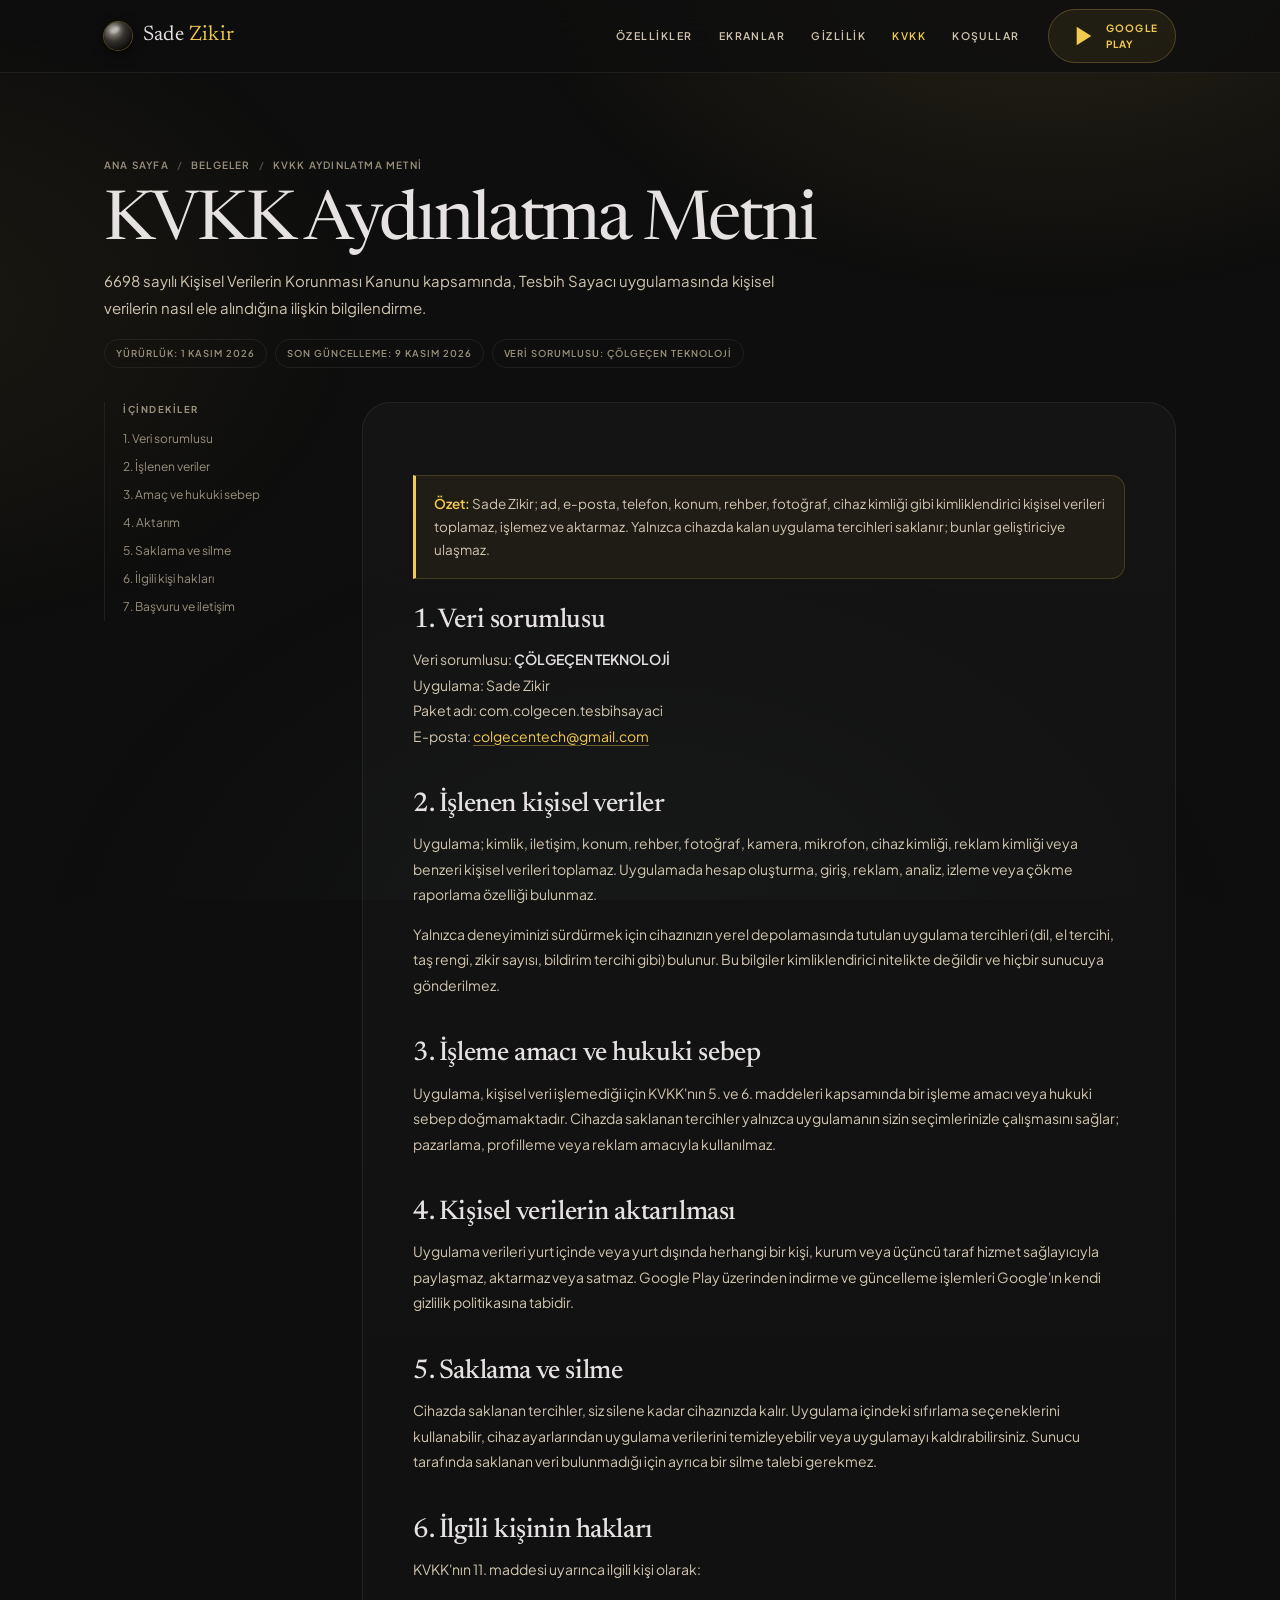
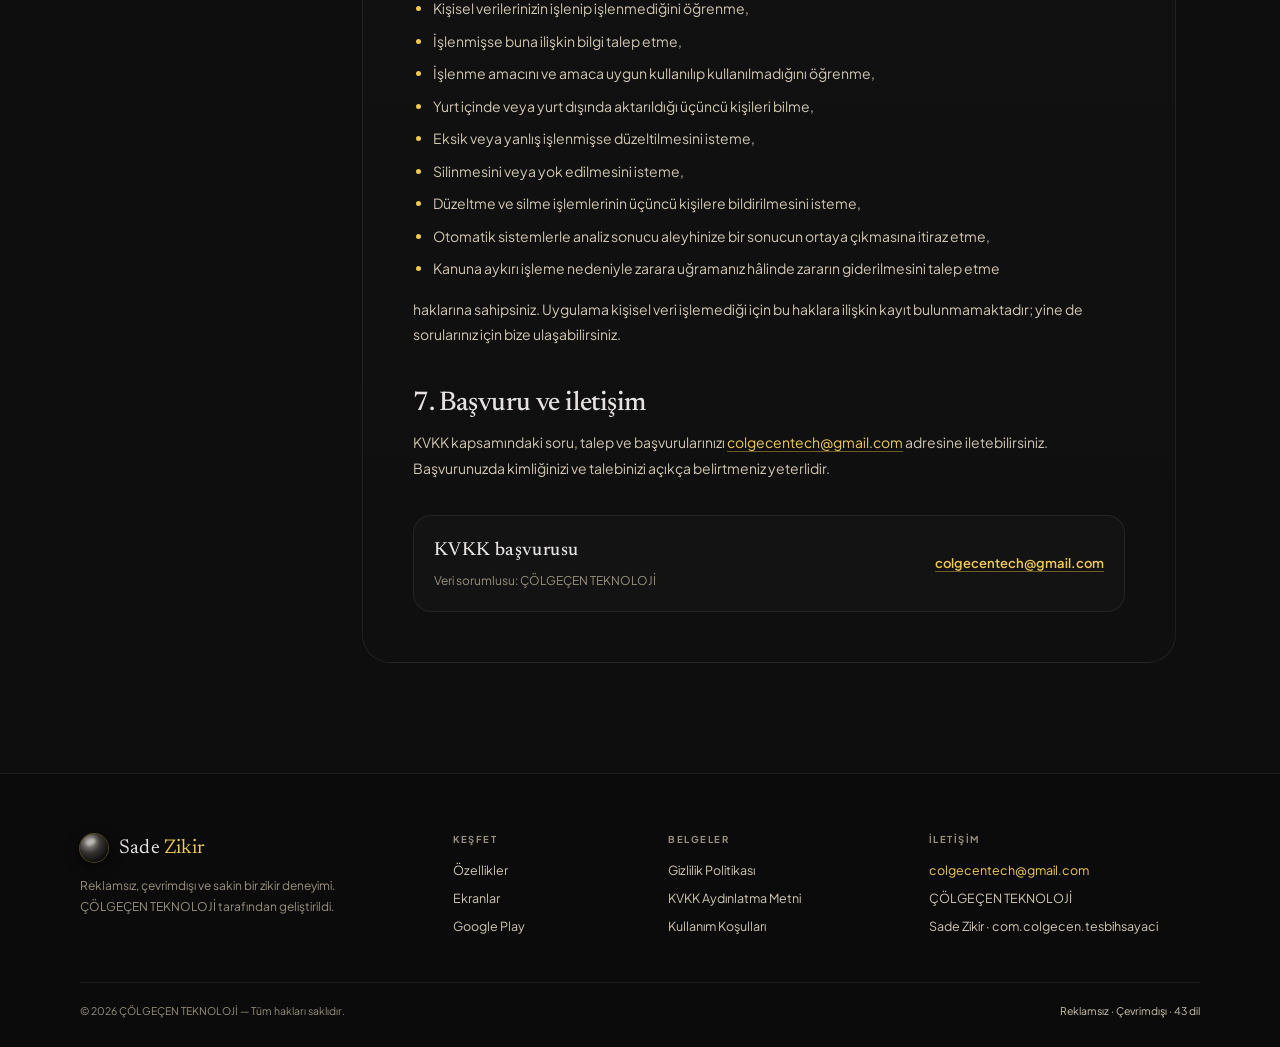
<file: kvkk.html>
<!doctype html>
<html lang="tr">
  <head>
    <meta charset="utf-8" />
    <meta name="viewport" content="width=device-width, initial-scale=1" />
    <title>KVKK Aydınlatma Metni — Sade Zikir</title>
    <meta
      name="description"
      content="Sade Zikir KVKK aydınlatma metni: uygulama kimliklendirici kişisel veri işlemez; tercihler yalnızca cihazda saklanır."
    />
    <meta name="theme-color" content="#0e0e0e" />
    <meta property="og:title" content="KVKK Aydınlatma Metni — Sade Zikir" />
    <meta property="og:description" content="6698 sayılı KVKK kapsamında aydınlatma metni." />
    <meta property="og:type" content="article" />
    <meta property="og:url" content="https://colgecentech.github.io/tesbih-web/kvkk.html" />
    <link rel="icon" href="assets/favicon.svg" type="image/svg+xml" />
    <link rel="apple-touch-icon" href="assets/apple-touch-icon.png" />
    <link rel="stylesheet" href="assets/style.css" />
    <script>
      document.documentElement.classList.add('js');
    </script>
  </head>
  <body>
    <a class="skip" href="#main">İçeriğe geç</a>

    <header class="site-nav">
      <div class="nav-inner">
        <a class="brand" href="index.html" aria-label="Sade Zikir ana sayfa">
          <span class="brand-bead" aria-hidden="true"></span>
          <span>Sade <em>Zikir</em></span>
        </a>

        <nav class="nav-links" aria-label="Ana menü">
          <a href="index.html#ozellikler">Özellikler</a>
          <a href="index.html#ekranlar">Ekranlar</a>
          <a href="gizlilik.html">Gizlilik</a>
          <a href="kvkk.html" aria-current="page">KVKK</a>
          <a href="kosullar.html">Koşullar</a>
        </nav>

        <a class="nav-cta" href="index.html#indir">
          <svg viewBox="0 0 24 24" fill="currentColor" aria-hidden="true">
            <path d="M8 5v14l11-7z" />
          </svg>
          Google Play
        </a>

        <details class="nav-menu">
          <summary aria-label="Menüyü aç">
            <span class="menu-lines" aria-hidden="true"></span>
          </summary>
          <div class="menu-panel">
            <a href="index.html#ozellikler">Özellikler</a>
            <a href="index.html#ekranlar">Ekranlar</a>
            <a href="gizlilik.html">Gizlilik Politikası</a>
            <a href="kvkk.html" aria-current="page">KVKK Aydınlatma Metni</a>
            <a href="kosullar.html">Kullanım Koşulları</a>
            <a href="index.html#indir">Google Play</a>
          </div>
        </details>
      </div>
    </header>

    <main id="main">
      <section class="legal-hero">
        <nav class="breadcrumb" aria-label="Sayfa yolu">
          <a href="index.html">Ana Sayfa</a>
          <span class="sep">/</span>
          <span>Belgeler</span>
          <span class="sep">/</span>
          <span>KVKK Aydınlatma Metni</span>
        </nav>
        <h1>KVKK Aydınlatma Metni</h1>
        <p class="lead">
          6698 sayılı Kişisel Verilerin Korunması Kanunu kapsamında, Tesbih
          Sayacı uygulamasında kişisel verilerin nasıl ele alındığına ilişkin
          bilgilendirme.
        </p>
        <div class="legal-meta">
          <span>Yürürlük: 1 Kasım 2026</span>
          <span>Son güncelleme: 9 Kasım 2026</span>
          <span>Veri sorumlusu: ÇÖLGEÇEN TEKNOLOJİ</span>
        </div>
      </section>

      <div class="legal-layout">
        <aside class="legal-toc" aria-label="İçindekiler">
          <span class="toc-title">İçindekiler</span>
          <a href="#veri-sorumlusu">1. Veri sorumlusu</a>
          <a href="#islenen-veriler">2. İşlenen veriler</a>
          <a href="#amac">3. Amaç ve hukuki sebep</a>
          <a href="#aktarim">4. Aktarım</a>
          <a href="#saklama">5. Saklama ve silme</a>
          <a href="#haklar">6. İlgili kişi hakları</a>
          <a href="#basvuru">7. Başvuru ve iletişim</a>
        </aside>

        <article class="legal-body">
          <div class="legal-callout">
            <p>
              <strong>Özet:</strong> Sade Zikir; ad, e-posta, telefon, konum,
              rehber, fotoğraf, cihaz kimliği gibi kimliklendirici kişisel
              verileri toplamaz, işlemez ve aktarmaz. Yalnızca cihazda kalan
              uygulama tercihleri saklanır; bunlar geliştiriciye ulaşmaz.
            </p>
          </div>

          <h2 id="veri-sorumlusu">1. Veri sorumlusu</h2>
          <p>
            Veri sorumlusu: <strong>ÇÖLGEÇEN TEKNOLOJİ</strong><br />
            Uygulama: Sade Zikir<br />
            Paket adı: com.colgecen.tesbihsayaci<br />
            E-posta:
            <a href="mailto:colgecentech@gmail.com">colgecentech@gmail.com</a>
          </p>

          <h2 id="islenen-veriler">2. İşlenen kişisel veriler</h2>
          <p>
            Uygulama; kimlik, iletişim, konum, rehber, fotoğraf, kamera,
            mikrofon, cihaz kimliği, reklam kimliği veya benzeri kişisel
            verileri toplamaz. Uygulamada hesap oluşturma, giriş, reklam,
            analiz, izleme veya çökme raporlama özelliği bulunmaz.
          </p>
          <p>
            Yalnızca deneyiminizi sürdürmek için cihazınızın yerel
            depolamasında tutulan uygulama tercihleri (dil, el tercihi, taş
            rengi, zikir sayısı, bildirim tercihi gibi) bulunur. Bu bilgiler
            kimliklendirici nitelikte değildir ve hiçbir sunucuya gönderilmez.
          </p>

          <h2 id="amac">3. İşleme amacı ve hukuki sebep</h2>
          <p>
            Uygulama, kişisel veri işlemediği için KVKK'nın 5. ve 6. maddeleri
            kapsamında bir işleme amacı veya hukuki sebep doğmamaktadır. Cihazda
            saklanan tercihler yalnızca uygulamanın sizin seçimlerinizle
            çalışmasını sağlar; pazarlama, profilleme veya reklam amacıyla
            kullanılmaz.
          </p>

          <h2 id="aktarim">4. Kişisel verilerin aktarılması</h2>
          <p>
            Uygulama verileri yurt içinde veya yurt dışında herhangi bir kişi,
            kurum veya üçüncü taraf hizmet sağlayıcıyla paylaşmaz, aktarmaz
            veya satmaz. Google Play üzerinden indirme ve güncelleme işlemleri
            Google'ın kendi gizlilik politikasına tabidir.
          </p>

          <h2 id="saklama">5. Saklama ve silme</h2>
          <p>
            Cihazda saklanan tercihler, siz silene kadar cihazınızda kalır.
            Uygulama içindeki sıfırlama seçeneklerini kullanabilir, cihaz
            ayarlarından uygulama verilerini temizleyebilir veya uygulamayı
            kaldırabilirsiniz. Sunucu tarafında saklanan veri bulunmadığı için
            ayrıca bir silme talebi gerekmez.
          </p>

          <h2 id="haklar">6. İlgili kişinin hakları</h2>
          <p>KVKK'nın 11. maddesi uyarınca ilgili kişi olarak:</p>
          <ul>
            <li>Kişisel verilerinizin işlenip işlenmediğini öğrenme,</li>
            <li>İşlenmişse buna ilişkin bilgi talep etme,</li>
            <li>İşlenme amacını ve amaca uygun kullanılıp kullanılmadığını öğrenme,</li>
            <li>Yurt içinde veya yurt dışında aktarıldığı üçüncü kişileri bilme,</li>
            <li>Eksik veya yanlış işlenmişse düzeltilmesini isteme,</li>
            <li>Silinmesini veya yok edilmesini isteme,</li>
            <li>Düzeltme ve silme işlemlerinin üçüncü kişilere bildirilmesini isteme,</li>
            <li>Otomatik sistemlerle analiz sonucu aleyhinize bir sonucun ortaya çıkmasına itiraz etme,</li>
            <li>Kanuna aykırı işleme nedeniyle zarara uğramanız hâlinde zararın giderilmesini talep etme</li>
          </ul>
          <p>
            haklarına sahipsiniz. Uygulama kişisel veri işlemediği için bu
            haklara ilişkin kayıt bulunmamaktadır; yine de sorularınız için
            bize ulaşabilirsiniz.
          </p>

          <h2 id="basvuru">7. Başvuru ve iletişim</h2>
          <p>
            KVKK kapsamındaki soru, talep ve başvurularınızı
            <a href="mailto:colgecentech@gmail.com">colgecentech@gmail.com</a>
            adresine iletebilirsiniz. Başvurunuzda kimliğinizi ve talebinizi
            açıkça belirtmeniz yeterlidir.
          </p>

          <div class="legal-contact">
            <div>
              <h3>KVKK başvurusu</h3>
              <p>Veri sorumlusu: ÇÖLGEÇEN TEKNOLOJİ</p>
            </div>
            <a href="mailto:colgecentech@gmail.com">colgecentech@gmail.com</a>
          </div>
        </article>
      </div>
    </main>

    <footer class="site-footer">
      <div class="footer-inner">
        <div class="footer-brand">
          <a class="brand" href="index.html" aria-label="Sade Zikir ana sayfa">
            <span class="brand-bead" aria-hidden="true"></span>
            <span>Sade <em>Zikir</em></span>
          </a>
          <p>
            Reklamsız, çevrimdışı ve sakin bir zikir deneyimi. ÇÖLGEÇEN TEKNOLOJİ
            tarafından geliştirildi.
          </p>
        </div>

        <div class="footer-col">
          <h4>Keşfet</h4>
          <a href="index.html#ozellikler">Özellikler</a>
          <a href="index.html#ekranlar">Ekranlar</a>
          <a href="index.html#indir">Google Play</a>
        </div>

        <div class="footer-col">
          <h4>Belgeler</h4>
          <a href="gizlilik.html">Gizlilik Politikası</a>
          <a href="kvkk.html" aria-current="page">KVKK Aydınlatma Metni</a>
          <a href="kosullar.html">Kullanım Koşulları</a>
        </div>

        <div class="footer-col">
          <h4>İletişim</h4>
          <a class="mail" href="mailto:colgecentech@gmail.com">colgecentech@gmail.com</a>
          <span>ÇÖLGEÇEN TEKNOLOJİ</span>
          <span>Sade Zikir · com.colgecen.tesbihsayaci</span>
        </div>
      </div>

      <div class="footer-bottom">
        <span>© 2026 ÇÖLGEÇEN TEKNOLOJİ — Tüm hakları saklıdır.</span>
        <span>Reklamsız · Çevrimdışı · 43 dil</span>
      </div>
    </footer>

    <script src="assets/site.js" defer></script>
  </body>
</html>
</file>
<file: assets/style.css>
/* ==========================================================================
   Tesbih Sayacı — web sitesi
   Uygulamanın karanlık + altın + cam boncuk estetiğiyle tasarlandı.
   Telif: © 2026 ÇÖLGEÇEN TEKNOLOJİ — Tüm hakları saklıdır.
   ========================================================================== */

/* ---------- yerel yazı tipleri (dış istek yok) ---------- */
@font-face {
  font-family: 'Newsreader';
  font-style: normal;
  font-weight: 300 600;
  font-display: swap;
  src: url('fonts/newsreader-normal-latin.woff2') format('woff2');
  unicode-range: U+0000-00FF, U+0131, U+0152-0153, U+02BB-02BC, U+02C6, U+02DA,
    U+02DC, U+0304, U+0308, U+0329, U+2000-206F, U+20AC, U+2122, U+2191, U+2193,
    U+2212, U+2215, U+FEFF, U+FFFD;
}
@font-face {
  font-family: 'Newsreader';
  font-style: normal;
  font-weight: 300 600;
  font-display: swap;
  src: url('fonts/newsreader-normal-latin-ext.woff2') format('woff2');
  unicode-range: U+0100-02BA, U+02BD-02C5, U+02C7-02CC, U+02CE-02D7,
    U+02DD-02FF, U+0304, U+0308, U+0329, U+1D00-1DBF, U+1E00-1E9F, U+1EF2-1EFF,
    U+2020, U+20A0-20AB, U+20AD-20C4, U+2113, U+2C60-2C7F, U+A720-A7FF;
}
@font-face {
  font-family: 'Newsreader';
  font-style: italic;
  font-weight: 300 600;
  font-display: swap;
  src: url('fonts/newsreader-italic-latin.woff2') format('woff2');
  unicode-range: U+0000-00FF, U+0131, U+0152-0153, U+02BB-02BC, U+02C6, U+02DA,
    U+02DC, U+0304, U+0308, U+0329, U+2000-206F, U+20AC, U+2122, U+2191, U+2193,
    U+2212, U+2215, U+FEFF, U+FFFD;
}
@font-face {
  font-family: 'Newsreader';
  font-style: italic;
  font-weight: 300 600;
  font-display: swap;
  src: url('fonts/newsreader-italic-latin-ext.woff2') format('woff2');
  unicode-range: U+0100-02BA, U+02BD-02C5, U+02C7-02CC, U+02CE-02D7,
    U+02DD-02FF, U+0304, U+0308, U+0329, U+1D00-1DBF, U+1E00-1E9F, U+1EF2-1EFF,
    U+2020, U+20A0-20AB, U+20AD-20C4, U+2113, U+2C60-2C7F, U+A720-A7FF;
}
@font-face {
  font-family: 'Plus Jakarta Sans';
  font-style: normal;
  font-weight: 400 700;
  font-display: swap;
  src: url('fonts/jakarta-latin.woff2') format('woff2');
  unicode-range: U+0000-00FF, U+0131, U+0152-0153, U+02BB-02BC, U+02C6, U+02DA,
    U+02DC, U+0304, U+0308, U+0329, U+2000-206F, U+20AC, U+2122, U+2191, U+2193,
    U+2212, U+2215, U+FEFF, U+FFFD;
}
@font-face {
  font-family: 'Plus Jakarta Sans';
  font-style: normal;
  font-weight: 400 700;
  font-display: swap;
  src: url('fonts/jakarta-latin-ext.woff2') format('woff2');
  unicode-range: U+0100-02BA, U+02BD-02C5, U+02C7-02CC, U+02CE-02D7,
    U+02DD-02FF, U+0304, U+0308, U+0329, U+1D00-1DBF, U+1E00-1E9F, U+1EF2-1EFF,
    U+2020, U+20A0-20AB, U+20AD-20C4, U+2113, U+2C60-2C7F, U+A720-A7FF;
}

/* ---------- temel ---------- */
:root {
  --bg: #0e0e0e;
  --bg-soft: #131313;
  --surface: #1c1b1b;
  --surface-2: #201f1f;
  --surface-3: #2a2a2a;
  --border: rgba(255, 255, 255, 0.07);
  --border-gold: rgba(242, 202, 80, 0.24);
  --gold: #f2ca50;
  --gold-2: #e9c349;
  --gold-soft: #ffe088;
  --cream: #e5e2e1;
  --muted: #d0c5af;
  --faint: #99907c;
  --emerald: #34d399;
  --radius: 24px;
  --max: 1120px;
  --serif: 'Newsreader', Georgia, 'Times New Roman', serif;
  --sans: 'Plus Jakarta Sans', -apple-system, BlinkMacSystemFont, 'Segoe UI',
    sans-serif;
  color-scheme: dark;
}

*,
*::before,
*::after {
  box-sizing: border-box;
}

html {
  scroll-behavior: smooth;
  -webkit-text-size-adjust: 100%;
}

@media (prefers-reduced-motion: reduce) {
  html {
    scroll-behavior: auto;
  }
}

body {
  margin: 0;
  font-family: var(--sans);
  font-size: 16px;
  line-height: 1.6;
  color: var(--cream);
  background-color: var(--bg);
  overflow-x: hidden;
  -webkit-font-smoothing: antialiased;
  text-rendering: optimizeLegibility;
}

body::before {
  content: '';
  position: fixed;
  inset: 0;
  z-index: -1;
  pointer-events: none;
  background:
    radial-gradient(900px 600px at 82% -8%, rgba(242, 202, 80, 0.11), transparent 62%),
    radial-gradient(700px 520px at -6% 34%, rgba(242, 202, 80, 0.055), transparent 64%),
    radial-gradient(900px 700px at 50% 110%, rgba(155, 210, 187, 0.035), transparent 70%);
}

img {
  display: block;
  max-width: 100%;
  height: auto;
}

a {
  color: inherit;
  text-decoration: none;
}

button,
input,
summary {
  font: inherit;
}

::selection {
  background: rgba(242, 202, 80, 0.26);
  color: #fff;
}

:focus-visible {
  outline: 2px solid var(--gold);
  outline-offset: 3px;
  border-radius: 6px;
}

.skip {
  position: fixed;
  top: -100px;
  left: 16px;
  z-index: 200;
  padding: 10px 16px;
  border-radius: 999px;
  background: var(--gold);
  color: #241a00;
  font-size: 12px;
  font-weight: 700;
  transition: top 0.2s;
}

.skip:focus {
  top: 12px;
}

.wrap {
  width: 100%;
  max-width: var(--max);
  margin: 0 auto;
  padding-inline: 24px;
}

/* ---------- üst bar ---------- */
.site-nav {
  position: sticky;
  top: 0;
  z-index: 50;
  background: rgba(14, 14, 14, 0.8);
  border-bottom: 1px solid var(--border);
  backdrop-filter: blur(18px);
  -webkit-backdrop-filter: blur(18px);
}

.nav-inner {
  display: flex;
  align-items: center;
  gap: 28px;
  height: 72px;
  max-width: var(--max);
  margin: 0 auto;
  padding-inline: 24px;
}

.brand {
  display: inline-flex;
  align-items: center;
  gap: 11px;
  margin-right: auto;
  font-family: var(--serif);
  font-size: 21px;
  letter-spacing: 0.2px;
  white-space: nowrap;
}

.brand-bead {
  position: relative;
  width: 28px;
  height: 28px;
  flex: 0 0 auto;
  border-radius: 50%;
  background: radial-gradient(circle at 34% 28%, #8b8680 0 12%, #35322f 42%, #0b0a0a 78%);
  box-shadow:
    0 0 0 1px rgba(242, 202, 80, 0.32),
    0 4px 14px rgba(0, 0, 0, 0.65);
}

.brand-bead::after {
  content: '';
  position: absolute;
  top: 18%;
  left: 22%;
  width: 34%;
  height: 22%;
  border-radius: 50%;
  background: rgba(255, 255, 255, 0.42);
  filter: blur(1px);
  transform: rotate(-24deg);
}

.brand em {
  font-style: normal;
  color: var(--gold);
}

.nav-links {
  display: flex;
  align-items: center;
  gap: 26px;
}

.nav-links a {
  font-size: 10.5px;
  font-weight: 600;
  letter-spacing: 0.14em;
  text-transform: uppercase;
  color: var(--muted);
  transition: color 0.2s;
}

.nav-links a:hover,
.nav-links a[aria-current='page'] {
  color: var(--gold);
}

.nav-cta {
  display: inline-flex;
  align-items: center;
  gap: 8px;
  padding: 10px 17px;
  border: 1px solid var(--border-gold);
  border-radius: 999px;
  background: rgba(242, 202, 80, 0.07);
  color: var(--gold);
  font-size: 10px;
  font-weight: 700;
  letter-spacing: 0.12em;
  text-transform: uppercase;
  transition:
    background 0.2s,
    border-color 0.2s;
}

.nav-cta:hover {
  background: rgba(242, 202, 80, 0.13);
  border-color: var(--gold);
}

.nav-menu {
  display: none;
  position: relative;
}

.nav-menu summary {
  display: grid;
  place-items: center;
  width: 42px;
  height: 42px;
  border: 1px solid var(--border);
  border-radius: 50%;
  cursor: pointer;
  list-style: none;
}

.nav-menu summary::-webkit-details-marker {
  display: none;
}

.menu-lines,
.menu-lines::before,
.menu-lines::after {
  display: block;
  width: 16px;
  height: 1.5px;
  border-radius: 2px;
  background: var(--cream);
  transition: transform 0.2s;
}

.menu-lines {
  position: relative;
}

.menu-lines::before,
.menu-lines::after {
  content: '';
  position: absolute;
  left: 0;
}

.menu-lines::before {
  top: -5px;
}

.menu-lines::after {
  top: 5px;
}

.nav-menu[open] .menu-lines {
  background: transparent;
}

.nav-menu[open] .menu-lines::before {
  transform: translateY(5px) rotate(45deg);
}

.nav-menu[open] .menu-lines::after {
  transform: translateY(-5px) rotate(-45deg);
}

.menu-panel {
  position: absolute;
  top: 52px;
  right: 0;
  min-width: 224px;
  padding: 10px;
  border: 1px solid var(--border);
  border-radius: 18px;
  background: #181717;
  box-shadow: 0 24px 60px rgba(0, 0, 0, 0.55);
}

.menu-panel a {
  display: block;
  padding: 10px 14px;
  border-radius: 10px;
  font-size: 11px;
  font-weight: 600;
  letter-spacing: 0.1em;
  text-transform: uppercase;
  color: var(--muted);
}

.menu-panel a:hover,
.menu-panel a[aria-current='page'] {
  background: rgba(242, 202, 80, 0.08);
  color: var(--gold);
}

/* ---------- düğmeler ---------- */
.btn {
  display: inline-flex;
  align-items: center;
  justify-content: center;
  gap: 9px;
  padding: 14px 24px;
  border: 1px solid transparent;
  border-radius: 999px;
  font-size: 11px;
  font-weight: 700;
  letter-spacing: 0.1em;
  text-transform: uppercase;
  transition:
    transform 0.22s,
    background 0.22s,
    border-color 0.22s,
    box-shadow 0.22s,
    color 0.22s;
}

.btn svg {
  width: 16px;
  height: 16px;
}

.btn-primary {
  background: var(--gold);
  color: #241a00;
  box-shadow: 0 10px 34px rgba(242, 202, 80, 0.17);
}

.btn-primary:hover {
  background: var(--gold-soft);
  transform: translateY(-2px);
  box-shadow: 0 16px 42px rgba(242, 202, 80, 0.26);
}

.btn-ghost {
  border-color: rgba(242, 202, 80, 0.28);
  background: rgba(242, 202, 80, 0.045);
  color: var(--cream);
}

.btn-ghost:hover {
  border-color: var(--gold);
  color: var(--gold);
  transform: translateY(-2px);
}

.btn.is-disabled {
  cursor: default;
  opacity: 0.72;
  box-shadow: none;
}

.btn.is-disabled:hover {
  transform: none;
  background: var(--gold);
  box-shadow: none;
}

/* ---------- hero ---------- */
.hero {
  position: relative;
  display: grid;
  grid-template-columns: minmax(0, 1.04fr) minmax(0, 0.96fr);
  align-items: center;
  gap: clamp(32px, 6vw, 76px);
  max-width: var(--max);
  margin: 0 auto;
  padding: clamp(52px, 8vw, 104px) 24px clamp(56px, 8vw, 88px);
}

.hero-copy {
  position: relative;
  z-index: 2;
}

.eyebrow {
  display: inline-flex;
  align-items: center;
  gap: 9px;
  padding: 8px 14px;
  border: 1px solid var(--border-gold);
  border-radius: 999px;
  background: rgba(242, 202, 80, 0.055);
  color: var(--gold);
  font-size: 9.5px;
  font-weight: 700;
  letter-spacing: 0.16em;
  text-transform: uppercase;
}

.eyebrow::before {
  content: '';
  width: 6px;
  height: 6px;
  border-radius: 50%;
  background: var(--gold);
  box-shadow: 0 0 12px rgba(242, 202, 80, 0.85);
  animation: pulse 2.6s ease-in-out infinite;
}

@keyframes pulse {
  0%,
  100% {
    opacity: 1;
    transform: scale(1);
  }
  50% {
    opacity: 0.5;
    transform: scale(0.72);
  }
}

.hero h1 {
  margin: 20px 0 22px;
  font-family: var(--serif);
  font-size: clamp(46px, 6.4vw, 84px);
  font-weight: 400;
  line-height: 0.98;
  letter-spacing: -0.035em;
}

.hero h1 .gold {
  color: var(--gold);
  font-style: italic;
}

.hero-sub {
  max-width: 52ch;
  margin: 0;
  color: var(--muted);
  font-size: clamp(15px, 1.35vw, 17px);
  line-height: 1.75;
}

.hero-actions {
  display: flex;
  flex-wrap: wrap;
  gap: 12px;
  margin: 30px 0 26px;
}

.trust {
  display: flex;
  flex-wrap: wrap;
  gap: 8px;
}

.trust span {
  display: inline-flex;
  align-items: center;
  gap: 6px;
  padding: 7px 11px;
  border: 1px solid var(--border);
  border-radius: 999px;
  color: var(--faint);
  font-size: 9.5px;
  font-weight: 600;
  letter-spacing: 0.11em;
  text-transform: uppercase;
}

.trust svg {
  width: 12px;
  height: 12px;
  color: var(--emerald);
}

/* hero görsel */
.hero-visual {
  position: relative;
  display: flex;
  justify-content: center;
  align-items: center;
  min-height: 580px;
}

.hero-halo {
  position: absolute;
  width: min(540px, 110%);
  aspect-ratio: 1;
  border-radius: 50%;
  background: radial-gradient(
    circle,
    rgba(242, 202, 80, 0.2) 0%,
    rgba(242, 202, 80, 0.07) 42%,
    transparent 70%
  );
  filter: blur(18px);
}

.phone-wrap {
  position: relative;
  z-index: 2;
  animation: float 7s ease-in-out infinite;
}

@keyframes float {
  0%,
  100% {
    transform: translateY(0);
  }
  50% {
    transform: translateY(-12px);
  }
}

.phone {
  position: relative;
  width: min(300px, 72vw);
  padding: 9px;
  border: 1px solid rgba(242, 202, 80, 0.26);
  border-radius: 46px;
  background: linear-gradient(145deg, #2b2925 0%, #0a0a0a 42%, #1b1a18 100%);
  box-shadow:
    0 50px 110px rgba(0, 0, 0, 0.68),
    0 0 70px rgba(242, 202, 80, 0.07),
    inset 0 0 0 1px rgba(255, 255, 255, 0.045);
  transform: rotate(-2deg);
  transition: transform 0.6s cubic-bezier(0.2, 0.7, 0.2, 1);
}

.hero-visual:hover .phone {
  transform: rotate(0deg);
}

.phone::before,
.phone::after {
  content: '';
  position: absolute;
  right: -3px;
  width: 3px;
  border-radius: 3px;
  background: #2a2724;
}

.phone::before {
  top: 122px;
  height: 68px;
}

.phone::after {
  top: 204px;
  height: 34px;
}

.phone-screen {
  overflow: hidden;
  border-radius: 38px;
  background: var(--bg);
}

.phone-screen img {
  width: 100%;
}

.float-card {
  position: absolute;
  z-index: 3;
  display: flex;
  align-items: center;
  gap: 10px;
  padding: 11px 14px;
  border: 1px solid var(--border-gold);
  border-radius: 16px;
  background: rgba(26, 25, 24, 0.92);
  box-shadow: 0 20px 50px rgba(0, 0, 0, 0.45);
  backdrop-filter: blur(14px);
  -webkit-backdrop-filter: blur(14px);
  color: var(--faint);
  font-size: 8.5px;
  font-weight: 700;
  letter-spacing: 0.13em;
  text-transform: uppercase;
  white-space: nowrap;
}

.float-card strong {
  display: block;
  margin-top: 2px;
  color: var(--cream);
  font-family: var(--serif);
  font-size: 18px;
  font-weight: 500;
  letter-spacing: 0;
  text-transform: none;
}

.float-card .dot {
  width: 8px;
  height: 8px;
  border-radius: 50%;
  background: var(--gold);
  box-shadow: 0 0 12px rgba(242, 202, 80, 0.8);
}

.float-count {
  top: 13%;
  left: -4%;
}

.float-mode {
  right: -4%;
  bottom: 13%;
}

/* ---------- istatistikler ---------- */
.stats {
  border-top: 1px solid var(--border);
  border-bottom: 1px solid var(--border);
  background: rgba(255, 255, 255, 0.015);
}

.stats-inner {
  display: grid;
  grid-template-columns: repeat(4, 1fr);
  max-width: var(--max);
  margin: 0 auto;
  padding: 36px 24px;
}

.stat {
  padding: 4px 16px;
  text-align: center;
  border-left: 1px solid var(--border);
}

.stat:first-child {
  border-left: 0;
}

.stat b {
  display: block;
  color: var(--gold);
  font-family: var(--serif);
  font-size: clamp(32px, 4.2vw, 48px);
  font-weight: 400;
  line-height: 1;
  letter-spacing: -0.02em;
}

.stat span {
  display: block;
  margin-top: 8px;
  color: var(--faint);
  font-size: 9.5px;
  font-weight: 600;
  letter-spacing: 0.14em;
  text-transform: uppercase;
}

/* ---------- bölümler ---------- */
.section {
  max-width: var(--max);
  margin: 0 auto;
  padding: clamp(64px, 9vw, 112px) 24px;
}

.section-head {
  max-width: 660px;
  margin: 0 auto clamp(38px, 5vw, 58px);
  text-align: center;
}

.kicker {
  color: var(--gold);
  font-size: 9.5px;
  font-weight: 700;
  letter-spacing: 0.2em;
  text-transform: uppercase;
}

.section-head h2,
.split-copy h2,
.download-card h2 {
  margin: 14px 0;
  font-family: var(--serif);
  font-size: clamp(34px, 4.4vw, 54px);
  font-weight: 400;
  line-height: 1.06;
  letter-spacing: -0.025em;
}

.section-head p {
  max-width: 56ch;
  margin: 0 auto;
  color: var(--muted);
  font-size: 15px;
  line-height: 1.75;
}

/* özellikler */
.features {
  display: grid;
  grid-template-columns: repeat(3, 1fr);
  gap: 16px;
}

.feature {
  position: relative;
  overflow: hidden;
  padding: 27px 25px 26px;
  border: 1px solid var(--border);
  border-radius: var(--radius);
  background: linear-gradient(160deg, rgba(255, 255, 255, 0.035), rgba(255, 255, 255, 0.008));
  transition:
    transform 0.25s,
    border-color 0.25s;
}

.feature::after {
  content: '';
  position: absolute;
  inset: 0;
  pointer-events: none;
  background: radial-gradient(320px 170px at 18% 0%, rgba(242, 202, 80, 0.09), transparent 70%);
  opacity: 0;
  transition: opacity 0.3s;
}

.feature:hover {
  transform: translateY(-4px);
  border-color: var(--border-gold);
}

.feature:hover::after {
  opacity: 1;
}

.feature-icon {
  display: grid;
  place-items: center;
  width: 46px;
  height: 46px;
  margin-bottom: 18px;
  border: 1px solid rgba(242, 202, 80, 0.2);
  border-radius: 14px;
  background: rgba(242, 202, 80, 0.085);
  color: var(--gold);
}

.feature-icon svg {
  width: 22px;
  height: 22px;
}

.feature h3 {
  margin: 0 0 8px;
  font-family: var(--serif);
  font-size: 22px;
  font-weight: 500;
  letter-spacing: -0.01em;
}

.feature p {
  margin: 0;
  color: var(--muted);
  font-size: 13.5px;
  line-height: 1.72;
}

/* ekranlar */
.screens-section {
  border-top: 1px solid var(--border);
  border-bottom: 1px solid var(--border);
  background:
    radial-gradient(800px 420px at 50% 0%, rgba(242, 202, 80, 0.045), transparent 70%),
    rgba(255, 255, 255, 0.012);
}

.screens {
  display: grid;
  grid-template-columns: repeat(3, 1fr);
  align-items: start;
  gap: clamp(18px, 3.5vw, 38px);
  max-width: 980px;
  margin: 0 auto;
}

.screen-card:nth-child(2) {
  margin-top: 42px;
}

.screen-card:nth-child(3) {
  margin-top: 84px;
}

.screen-frame {
  position: relative;
  padding: 7px;
  border: 1px solid rgba(242, 202, 80, 0.2);
  border-radius: 34px;
  background: linear-gradient(145deg, #252320, #0a0a0a 55%);
  box-shadow:
    0 28px 70px rgba(0, 0, 0, 0.55),
    0 0 40px rgba(242, 202, 80, 0.045);
  transition:
    transform 0.35s,
    border-color 0.35s;
}

.screen-card:hover .screen-frame {
  transform: translateY(-6px);
  border-color: var(--border-gold);
}

.screen-frame img {
  width: 100%;
  border-radius: 28px;
}

.screen-caption {
  margin-top: 16px;
  text-align: center;
}

.screen-caption strong {
  display: block;
  font-family: var(--serif);
  font-size: 19px;
  font-weight: 500;
}

.screen-caption span {
  display: block;
  margin-top: 3px;
  color: var(--faint);
  font-size: 9.5px;
  font-weight: 600;
  letter-spacing: 0.12em;
  text-transform: uppercase;
}

/* çevrimdışı / felsefe */
.split {
  display: grid;
  grid-template-columns: minmax(0, 1fr) minmax(0, 1fr);
  align-items: center;
  gap: clamp(40px, 7vw, 88px);
}

.split-copy h2 {
  max-width: 13ch;
}

.split-copy > p {
  max-width: 48ch;
  margin: 0;
  color: var(--muted);
  font-size: 15px;
  line-height: 1.78;
}

.check-list {
  display: grid;
  gap: 13px;
  margin: 26px 0 0;
  padding: 0;
  list-style: none;
}

.check-list li {
  display: flex;
  align-items: flex-start;
  gap: 11px;
  color: var(--muted);
  font-size: 13.5px;
  line-height: 1.6;
}

.check-list .check {
  display: grid;
  place-items: center;
  flex: 0 0 auto;
  width: 20px;
  height: 20px;
  margin-top: 1px;
  border: 1px solid rgba(52, 211, 153, 0.32);
  border-radius: 50%;
  background: rgba(52, 211, 153, 0.1);
  color: var(--emerald);
}

.check-list .check svg {
  width: 11px;
  height: 11px;
}

.orb-wrap {
  position: relative;
  display: flex;
  justify-content: center;
  align-items: center;
  min-height: 430px;
}

.orb-halo {
  position: absolute;
  width: min(470px, 100%);
  aspect-ratio: 1;
  border-radius: 50%;
  background: radial-gradient(circle, rgba(242, 202, 80, 0.14), transparent 68%);
  filter: blur(22px);
}

.orb {
  position: relative;
  width: min(330px, 76vw);
  aspect-ratio: 1;
  border-radius: 50%;
  background:
    radial-gradient(circle at 33% 27%, #5b5751 0%, #302d2a 18%, #141312 52%, #080808 78%);
  box-shadow:
    inset 0 -42px 70px rgba(0, 0, 0, 0.75),
    inset 0 18px 34px rgba(255, 255, 255, 0.035),
    0 38px 90px rgba(0, 0, 0, 0.6),
    0 0 0 1px rgba(242, 202, 80, 0.13),
    0 0 80px rgba(242, 202, 80, 0.07);
}

.orb::before {
  content: '';
  position: absolute;
  top: 13%;
  left: 19%;
  width: 30%;
  height: 18%;
  border-radius: 50%;
  background: rgba(255, 255, 255, 0.5);
  filter: blur(8px);
  transform: rotate(-26deg);
  opacity: 0.55;
}

.orb::after {
  content: '';
  position: absolute;
  right: 20%;
  bottom: 13%;
  width: 24%;
  height: 12%;
  border-radius: 50%;
  background: rgba(255, 255, 255, 0.16);
  filter: blur(9px);
  transform: rotate(-16deg);
  opacity: 0.65;
}

.orb-num {
  position: absolute;
  inset: 0;
  display: grid;
  place-items: center;
  color: rgba(242, 202, 80, 0.15);
  font-family: var(--serif);
  font-size: clamp(82px, 12vw, 124px);
  font-weight: 300;
  line-height: 1;
  letter-spacing: -0.04em;
}

.orb-ring {
  position: absolute;
  width: min(330px, 76vw);
  aspect-ratio: 1;
  border: 1px solid rgba(242, 202, 80, 0.14);
  border-radius: 50%;
  transform: rotate(-18deg) scaleY(0.94);
}

.orb-caption {
  position: absolute;
  bottom: 6px;
  color: var(--faint);
  font-size: 9.5px;
  font-weight: 600;
  letter-spacing: 0.18em;
  text-transform: uppercase;
}

/* indir */
.download {
  padding-top: 0;
}

.download-card {
  position: relative;
  overflow: hidden;
  padding: clamp(42px, 6.5vw, 76px) 24px;
  border: 1px solid var(--border-gold);
  border-radius: 32px;
  background:
    radial-gradient(720px 320px at 50% 0%, rgba(242, 202, 80, 0.13), transparent 72%),
    linear-gradient(180deg, #1b1916, #141313 60%, #111 100%);
  text-align: center;
}

.download-card::before {
  content: '';
  position: absolute;
  top: -80px;
  left: 50%;
  width: 300px;
  height: 300px;
  border-radius: 50%;
  background: radial-gradient(circle, rgba(242, 202, 80, 0.16), transparent 68%);
  filter: blur(26px);
  transform: translateX(-50%);
  pointer-events: none;
}

.download-card h2 {
  position: relative;
  max-width: 18ch;
  margin-inline: auto;
}

.download-card p {
  position: relative;
  max-width: 52ch;
  margin: 0 auto 28px;
  color: var(--muted);
  font-size: 15px;
  line-height: 1.75;
}

.download-actions {
  position: relative;
  display: flex;
  flex-wrap: wrap;
  justify-content: center;
  gap: 12px;
}

.download-note {
  position: relative;
  margin-top: 16px;
  color: var(--faint);
  font-size: 10px;
  letter-spacing: 0.06em;
}

/* ---------- alt bilgi ---------- */
.site-footer {
  padding: 58px 24px 28px;
  border-top: 1px solid var(--border);
  background: #0b0b0b;
}

.footer-inner {
  display: grid;
  grid-template-columns: 1.5fr 0.8fr 1fr 1.2fr;
  gap: 34px;
  max-width: var(--max);
  margin: 0 auto;
}

.footer-brand .brand {
  margin: 0 0 12px;
  font-size: 20px;
}

.footer-brand p {
  max-width: 30ch;
  margin: 0;
  color: var(--faint);
  font-size: 12px;
  line-height: 1.7;
}

.footer-col h4 {
  margin: 0 0 12px;
  color: var(--faint);
  font-size: 9.5px;
  font-weight: 700;
  letter-spacing: 0.16em;
  text-transform: uppercase;
}

.footer-col a,
.footer-col span {
  display: block;
  margin-bottom: 8px;
  color: var(--muted);
  font-size: 12.5px;
  transition: color 0.2s;
}

.footer-col a:hover {
  color: var(--gold);
}

.footer-col .mail {
  color: var(--gold);
  word-break: break-all;
}

.footer-bottom {
  display: flex;
  flex-wrap: wrap;
  justify-content: space-between;
  gap: 12px;
  max-width: var(--max);
  margin: 38px auto 0;
  padding-top: 20px;
  border-top: 1px solid var(--border);
  color: var(--faint);
  font-size: 10.5px;
}

.footer-bottom span:last-child {
  color: var(--muted);
}

/* ---------- belge sayfaları ---------- */
.legal-hero {
  max-width: var(--max);
  margin: 0 auto;
  padding: clamp(48px, 7vw, 84px) 24px 34px;
}

.breadcrumb {
  display: flex;
  align-items: center;
  gap: 8px;
  color: var(--faint);
  font-size: 10px;
  font-weight: 600;
  letter-spacing: 0.12em;
  text-transform: uppercase;
}

.breadcrumb a:hover {
  color: var(--gold);
}

.breadcrumb .sep {
  opacity: 0.5;
}

.legal-hero h1 {
  margin: 16px 0 10px;
  font-family: var(--serif);
  font-size: clamp(40px, 5.4vw, 68px);
  font-weight: 400;
  line-height: 1.02;
  letter-spacing: -0.03em;
}

.legal-hero .lead {
  max-width: 64ch;
  margin: 0;
  color: var(--muted);
  font-size: 15px;
  line-height: 1.75;
}

.legal-meta {
  display: flex;
  flex-wrap: wrap;
  gap: 8px;
  margin-top: 18px;
}

.legal-meta span {
  padding: 6px 11px;
  border: 1px solid var(--border);
  border-radius: 999px;
  color: var(--faint);
  font-size: 9.5px;
  font-weight: 600;
  letter-spacing: 0.1em;
  text-transform: uppercase;
}

.legal-layout {
  display: grid;
  grid-template-columns: 210px minmax(0, 1fr);
  align-items: start;
  gap: 48px;
  max-width: var(--max);
  margin: 0 auto;
  padding: 0 24px clamp(72px, 9vw, 110px);
}

.legal-toc {
  position: sticky;
  top: 98px;
  padding-left: 18px;
  border-left: 1px solid var(--border);
}

.legal-toc .toc-title {
  display: block;
  margin-bottom: 8px;
  color: var(--faint);
  font-size: 9.5px;
  font-weight: 700;
  letter-spacing: 0.16em;
  text-transform: uppercase;
}

.legal-toc a {
  display: block;
  padding: 5px 0;
  color: var(--faint);
  font-size: 12px;
  line-height: 1.5;
  transition: color 0.2s;
}

.legal-toc a:hover {
  color: var(--gold);
}

.legal-body {
  padding: clamp(24px, 4vw, 50px);
  border: 1px solid var(--border);
  border-radius: 28px;
  background: linear-gradient(180deg, rgba(255, 255, 255, 0.026), rgba(255, 255, 255, 0.008));
}

.legal-body h2 {
  margin: 36px 0 10px;
  padding-top: 4px;
  font-family: var(--serif);
  font-size: 27px;
  font-weight: 500;
  line-height: 1.2;
  letter-spacing: -0.015em;
}

.legal-body h2:first-of-type {
  margin-top: 0;
}

.legal-body h3 {
  margin: 26px 0 8px;
  color: var(--cream);
  font-size: 14px;
  font-weight: 700;
  letter-spacing: 0.02em;
}

.legal-body p {
  margin: 0 0 14px;
  color: var(--muted);
  font-size: 14px;
  line-height: 1.82;
}

.legal-body ul {
  margin: 0 0 16px;
  padding-left: 20px;
}

.legal-body li {
  margin-bottom: 8px;
  color: var(--muted);
  font-size: 14px;
  line-height: 1.75;
}

.legal-body li::marker {
  color: var(--gold);
}

.legal-body strong {
  color: var(--cream);
  font-weight: 600;
}

.legal-body a {
  color: var(--gold);
  text-decoration: underline;
  text-underline-offset: 3px;
  text-decoration-color: rgba(242, 202, 80, 0.4);
}

.legal-body a:hover {
  text-decoration-color: var(--gold);
}

.legal-callout {
  margin: 22px 0;
  padding: 16px 18px;
  border: 1px solid rgba(242, 202, 80, 0.18);
  border-left: 3px solid var(--gold);
  border-radius: 0 14px 14px 0;
  background: rgba(242, 202, 80, 0.055);
}

.legal-callout p {
  margin: 0;
  color: var(--muted);
  font-size: 13.5px;
  line-height: 1.72;
}

.legal-callout strong {
  color: var(--gold);
}

.legal-contact {
  display: flex;
  flex-wrap: wrap;
  align-items: center;
  justify-content: space-between;
  gap: 14px;
  margin-top: 34px;
  padding: 20px;
  border: 1px solid var(--border);
  border-radius: 18px;
  background: rgba(255, 255, 255, 0.02);
}

.legal-contact h3 {
  margin: 0 0 3px;
  font-family: var(--serif);
  font-size: 19px;
  font-weight: 500;
}

.legal-contact p {
  margin: 0;
  font-size: 12px;
  color: var(--faint);
}

.legal-contact a {
  color: var(--gold);
  font-size: 13px;
  font-weight: 600;
  word-break: break-all;
}

.legal-lang-nav {
  display: flex;
  flex-wrap: wrap;
  gap: 8px;
  margin-bottom: 20px;
}

.legal-lang-nav a {
  padding: 7px 13px;
  border: 1px solid var(--border);
  border-radius: 999px;
  color: var(--muted);
  font-size: 10px;
  font-weight: 700;
  letter-spacing: 0.1em;
  text-transform: uppercase;
}

.legal-lang-nav a:hover {
  border-color: var(--border-gold);
  color: var(--gold);
}

.legal-en {
  margin-top: 48px;
  padding-top: 24px;
  border-top: 1px solid var(--border);
}

.legal-en h2:first-of-type {
  margin-top: 0;
}

/* ---------- hareket ---------- */
.js [data-reveal] {
  opacity: 0;
  transform: translateY(18px);
  transition:
    opacity 0.75s cubic-bezier(0.2, 0.7, 0.2, 1),
    transform 0.75s cubic-bezier(0.2, 0.7, 0.2, 1);
}

.js [data-reveal].in {
  opacity: 1;
  transform: none;
}

@media (prefers-reduced-motion: reduce) {
  .js [data-reveal] {
    opacity: 1;
    transform: none;
    transition: none;
  }

  .phone-wrap,
  .eyebrow::before {
    animation: none !important;
  }

  .phone,
  .screen-frame,
  .feature,
  .btn {
    transition: none !important;
  }
}

/* ---------- duyarlı ---------- */
@media (max-width: 980px) {
  .hero {
    grid-template-columns: minmax(0, 1fr);
    padding-top: 56px;
    text-align: center;
  }

  .hero-sub {
    margin-inline: auto;
  }

  .hero-actions,
  .trust {
    justify-content: center;
  }

  .hero-visual {
    min-height: 520px;
    margin-top: 12px;
  }

  .float-count {
    left: max(-2%, calc(50% - 240px));
  }

  .float-mode {
    right: max(-2%, calc(50% - 240px));
  }

  .features {
    grid-template-columns: repeat(2, 1fr);
  }

  .split {
    grid-template-columns: 1fr;
  }

  .split-copy {
    text-align: center;
  }

  .split-copy h2,
  .split-copy > p {
    margin-inline: auto;
  }

  .check-list {
    max-width: 460px;
    margin-inline: auto;
    text-align: left;
  }

  .orb-wrap {
    order: -1;
    min-height: 360px;
  }

  .footer-inner {
    grid-template-columns: 1.3fr 1fr 1fr;
  }

  .footer-brand {
    grid-column: 1 / -1;
  }
}

@media (max-width: 860px) {
  .nav-links,
  .nav-cta {
    display: none;
  }

  .nav-menu {
    display: block;
  }

  .legal-layout {
    grid-template-columns: 1fr;
    gap: 22px;
  }

  .legal-toc {
    position: static;
    display: flex;
    flex-wrap: wrap;
    gap: 8px;
    padding-left: 0;
    border-left: 0;
  }

  .legal-toc .toc-title {
    width: 100%;
    margin-bottom: 2px;
  }

  .legal-toc a {
    padding: 6px 11px;
    border: 1px solid var(--border);
    border-radius: 999px;
    font-size: 10.5px;
  }
}

@media (max-width: 720px) {
  .stats-inner {
    grid-template-columns: repeat(2, 1fr);
    gap: 22px 0;
  }

  .stat:nth-child(3) {
    border-left: 0;
  }

  .features {
    grid-template-columns: 1fr;
  }

  .screens {
    grid-template-columns: 1fr;
    max-width: 300px;
  }

  .screen-card:nth-child(2),
  .screen-card:nth-child(3) {
    margin-top: 0;
  }

  .screen-card + .screen-card {
    margin-top: 8px;
  }

  .footer-inner {
    grid-template-columns: 1fr 1fr;
  }

  .footer-col:last-child {
    grid-column: 1 / -1;
  }

  .footer-bottom {
    flex-direction: column;
  }

  .float-card {
    padding: 9px 11px;
  }

  .float-card strong {
    font-size: 16px;
  }
}

@media (max-width: 520px) {
  .nav-inner {
    height: 64px;
  }

  .brand {
    font-size: 19px;
  }

  .hero {
    padding-inline: 20px;
  }

  .hero-visual {
    min-height: 460px;
  }

  .phone {
    width: min(270px, 76vw);
  }

  .float-count {
    top: 8%;
    left: -1%;
  }

  .float-mode {
    right: -1%;
    bottom: 9%;
  }

  .hero h1 {
    font-size: clamp(42px, 12.5vw, 60px);
  }

  .section,
  .legal-hero,
  .legal-layout {
    padding-inline: 20px;
  }

  .legal-body {
    padding: 22px 18px;
    border-radius: 22px;
  }

  .legal-body h2 {
    font-size: 23px;
  }

  .footer-inner {
    grid-template-columns: 1fr;
  }

  .footer-brand {
    grid-column: auto;
  }
}
</file>
